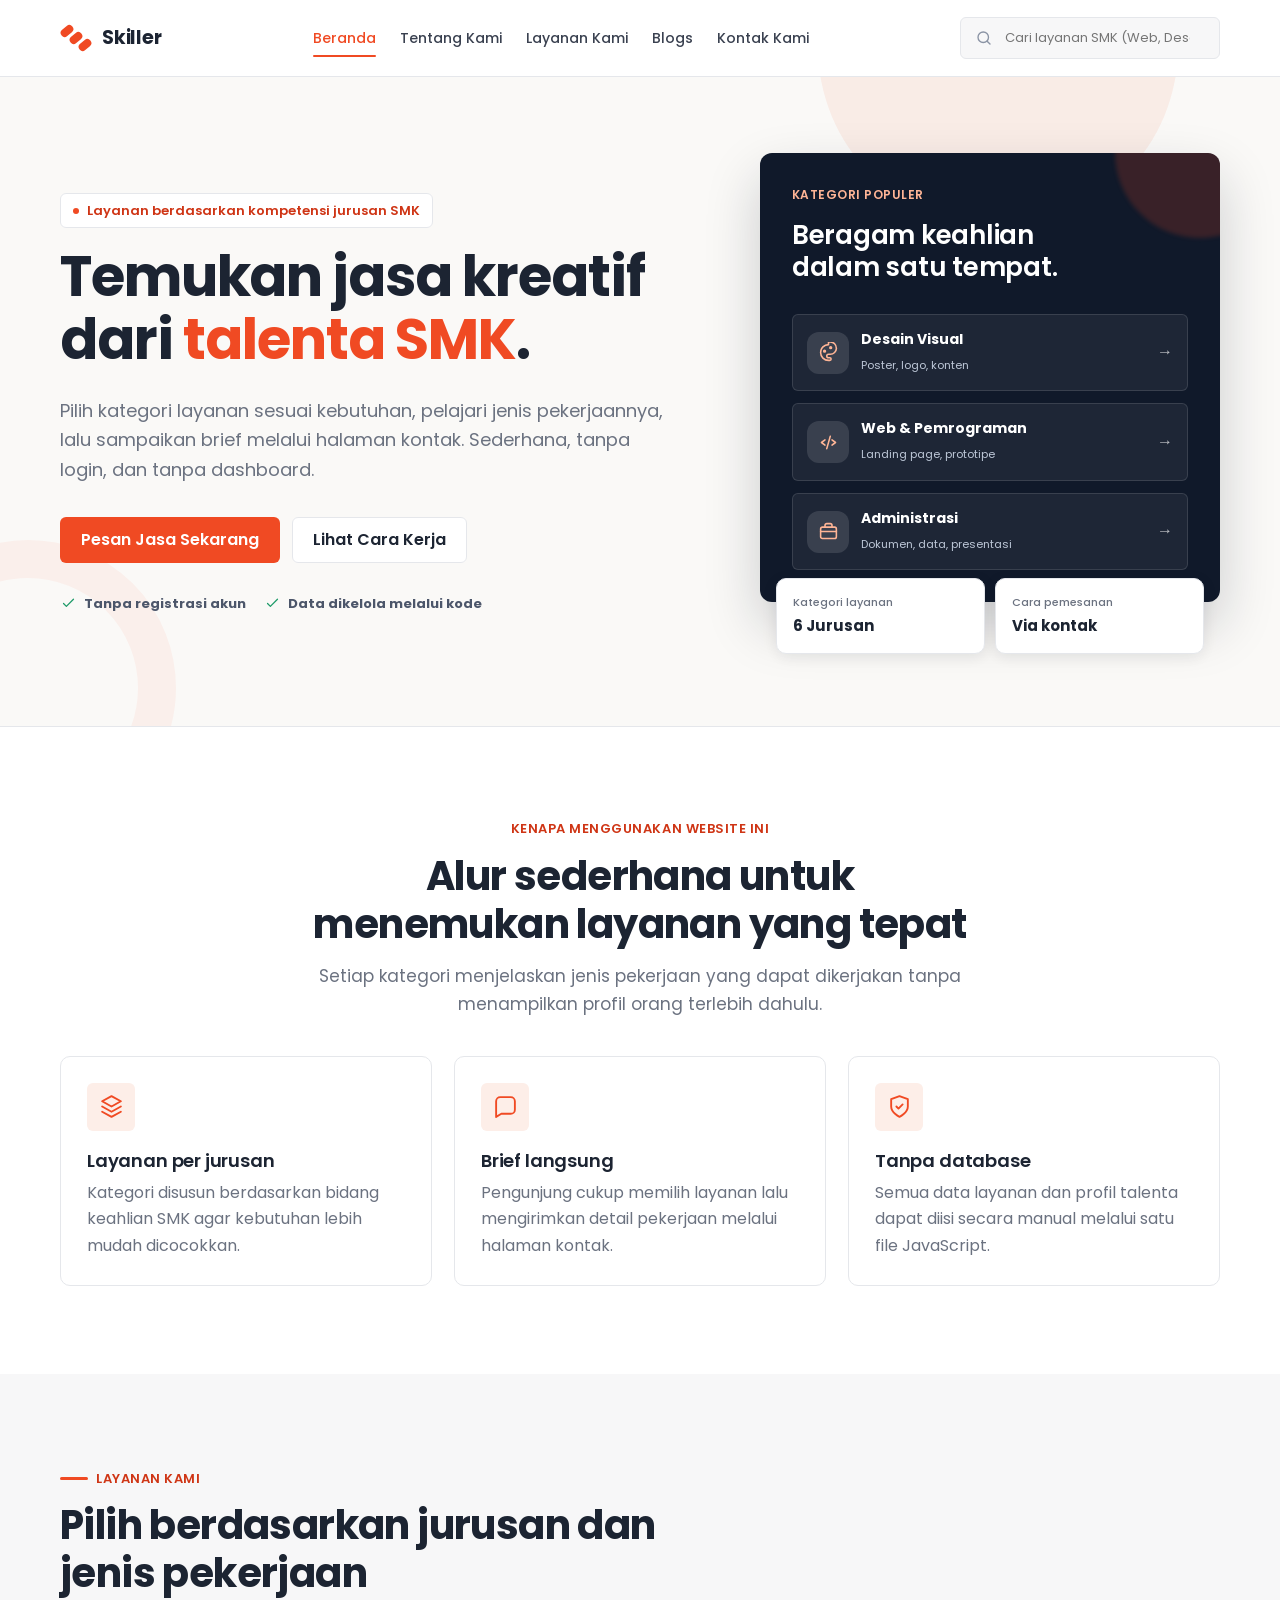
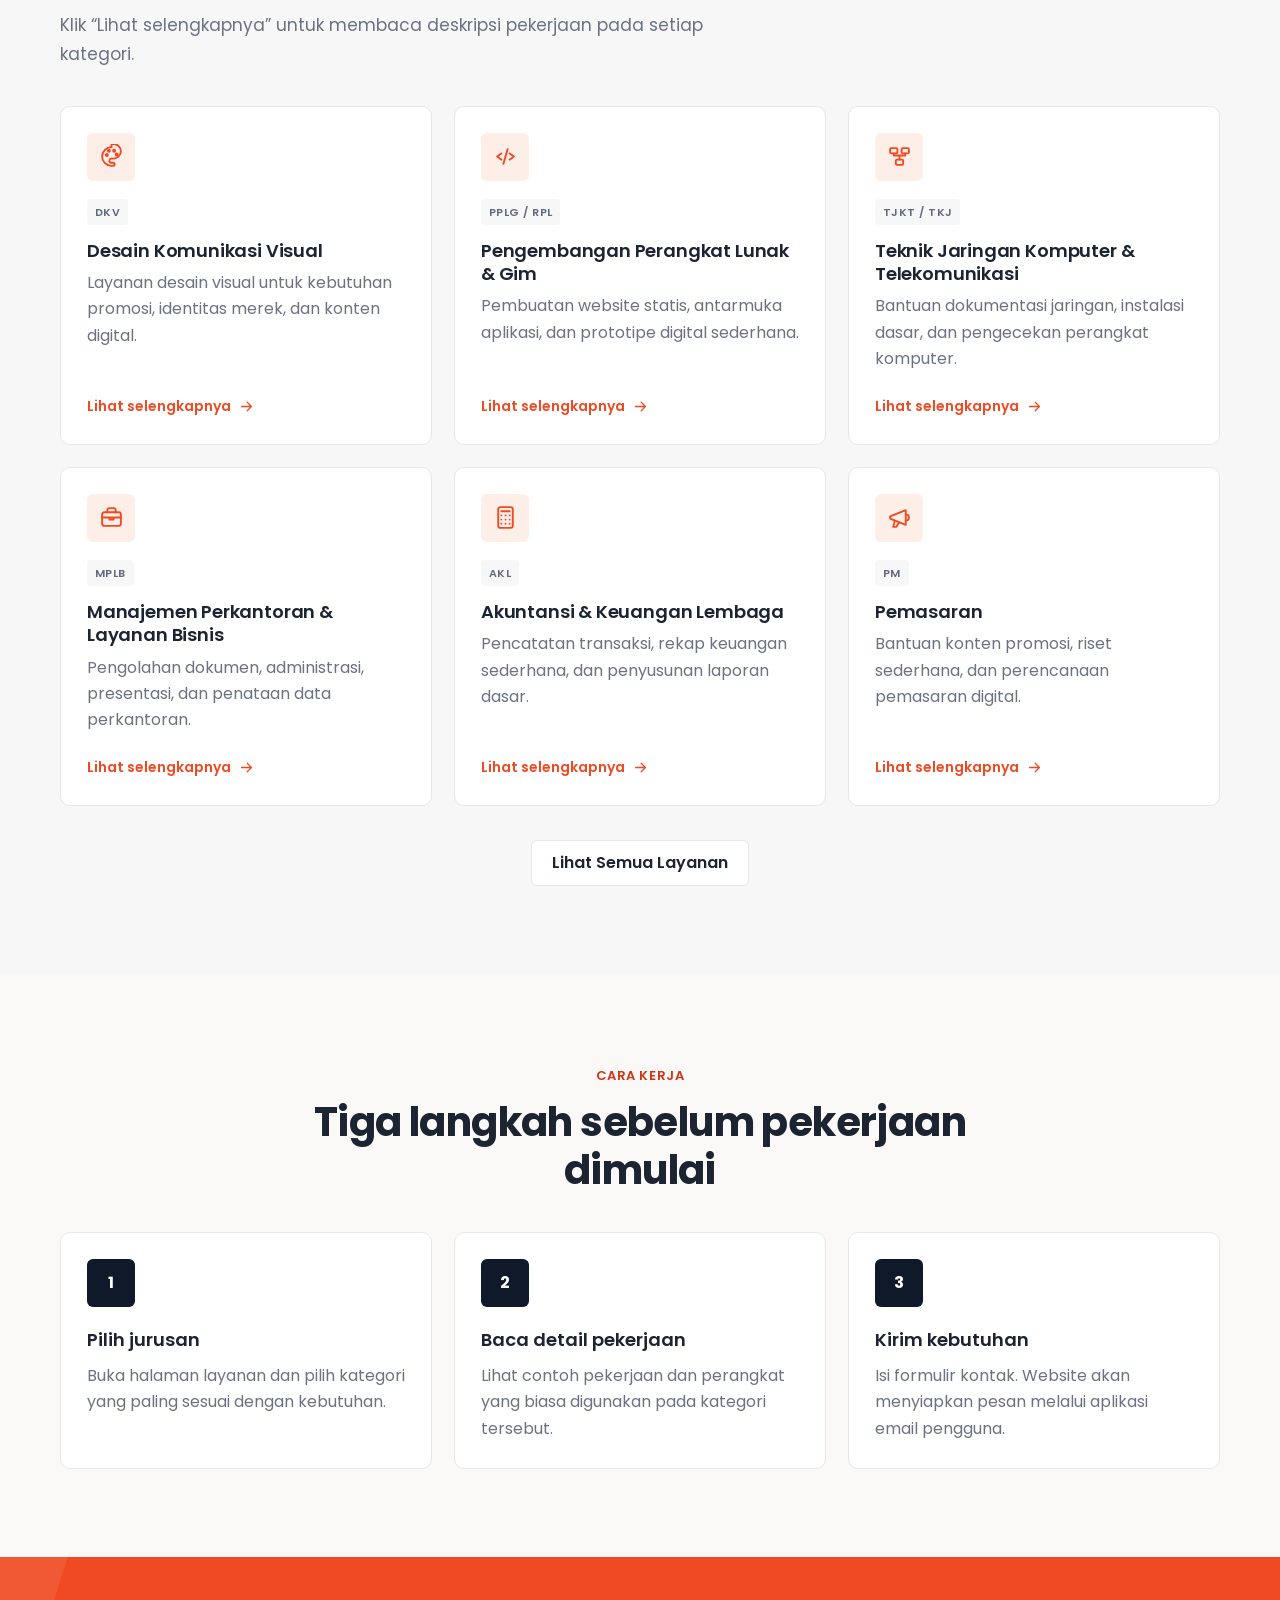
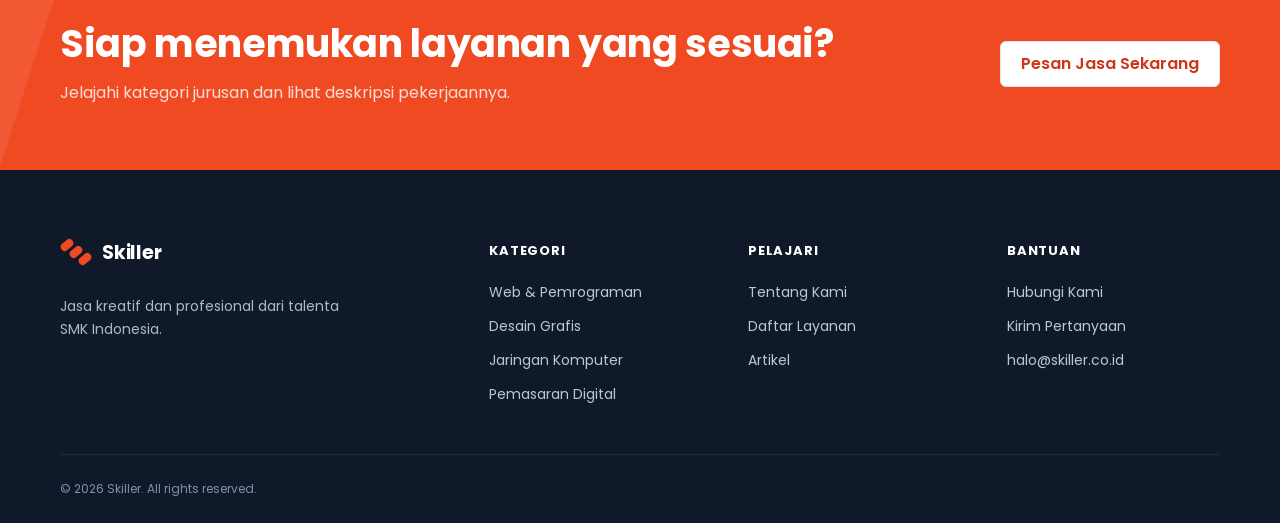
<file: index.html>
<!doctype html>
<html lang="id">
  <head>
    <meta charset="UTF-8" />
    <meta name="viewport" content="width=device-width, initial-scale=1.0" />
    <meta
      name="description"
      content="Website statis layanan kreatif dan profesional berdasarkan jurusan SMK."
    />
    <title>Skiller | Layanan Talenta SMK</title>
    <link rel="stylesheet" href="assets/css/style.css" />
    <link rel="icon" href="favicon.ico" sizes="any" />
      <link rel="manifest" href="/manifest.webmanifest" />
    <meta name="theme-color" content="#f0441e" />
    <link rel="apple-touch-icon" href="/assets/icons/apple-touch-icon.png" />
</head>
  <body data-page="home">
    <header id="site-header"></header>

    <main>
      <section class="hero">
        <div class="container hero-grid">
          <div class="hero-copy-wrap">
            <div class="hero-badge">
              <span class="hero-badge-dot"></span> Layanan berdasarkan
              kompetensi jurusan SMK
            </div>
            <h1 class="hero-title">
              Temukan jasa kreatif dari <strong>talenta SMK</strong>.
            </h1>
            <p class="hero-copy">
              Pilih kategori layanan sesuai kebutuhan, pelajari jenis
              pekerjaannya, lalu sampaikan brief melalui halaman kontak.
              Sederhana, tanpa login, dan tanpa dashboard.
            </p>
            <div class="hero-actions">
              <a class="btn btn-primary" href="layanan.html"
                >Pesan Jasa Sekarang</a
              >
              <a class="btn btn-outline" href="#cara-kerja">Lihat Cara Kerja</a>
            </div>
            <div class="hero-note">
              <span>
                <svg
                  viewBox="0 0 24 24"
                  fill="none"
                  stroke="currentColor"
                  stroke-width="1.8"
                  stroke-linecap="round"
                  stroke-linejoin="round"
                >
                  <path d="m5 12 4 4L19 6"></path>
                </svg>
                Tanpa registrasi akun
              </span>
              <span>
                <svg
                  viewBox="0 0 24 24"
                  fill="none"
                  stroke="currentColor"
                  stroke-width="1.8"
                  stroke-linecap="round"
                  stroke-linejoin="round"
                >
                  <path d="m5 12 4 4L19 6"></path>
                </svg>
                Data dikelola melalui kode
              </span>
            </div>
          </div>

          <div class="hero-visual" aria-label="Ilustrasi kategori layanan">
            <div class="visual-panel">
              <div class="visual-content">
                <p class="visual-kicker">Kategori populer</p>
                <h2 class="visual-title">
                  Beragam keahlian dalam satu tempat.
                </h2>
                <div class="visual-service-list">
                  <a class="visual-service" href="detail.html?id=dkv">
                    <span class="visual-service-icon">
                      <svg
                        viewBox="0 0 24 24"
                        fill="none"
                        stroke="currentColor"
                        stroke-width="1.8"
                        stroke-linecap="round"
                        stroke-linejoin="round"
                      >
                        <path
                          d="M12 3a9 9 0 1 0 0 18h1.5a1.5 1.5 0 0 0 0-3H12a2 2 0 0 1 0-4h2a7 7 0 0 0 0-14h-2Z"
                        ></path>
                        <circle cx="7.5" cy="10.5" r="1"></circle>
                        <circle cx="14.5" cy="6.5" r="1"></circle>
                      </svg>
                    </span>
                    <span
                      ><strong>Desain Visual</strong
                      ><small>Poster, logo, konten</small></span
                    >
                    <span class="visual-service-arrow">→</span>
                  </a>
                  <a class="visual-service" href="detail.html?id=pplg">
                    <span class="visual-service-icon">
                      <svg
                        viewBox="0 0 24 24"
                        fill="none"
                        stroke="currentColor"
                        stroke-width="1.8"
                        stroke-linecap="round"
                        stroke-linejoin="round"
                      >
                        <path d="m8 9-4 3 4 3M16 9l4 3-4 3M14 5l-4 14"></path>
                      </svg>
                    </span>
                    <span
                      ><strong>Web & Pemrograman</strong
                      ><small>Landing page, prototipe</small></span
                    >
                    <span class="visual-service-arrow">→</span>
                  </a>
                  <a class="visual-service" href="detail.html?id=mplb">
                    <span class="visual-service-icon">
                      <svg
                        viewBox="0 0 24 24"
                        fill="none"
                        stroke="currentColor"
                        stroke-width="1.8"
                        stroke-linecap="round"
                        stroke-linejoin="round"
                      >
                        <rect x="3" y="7" width="18" height="13" rx="2"></rect>
                        <path
                          d="M8 7V5a2 2 0 0 1 2-2h4a2 2 0 0 1 2 2v2M3 12h18"
                        ></path>
                      </svg>
                    </span>
                    <span
                      ><strong>Administrasi</strong
                      ><small>Dokumen, data, presentasi</small></span
                    >
                    <span class="visual-service-arrow">→</span>
                  </a>
                </div>
              </div>
            </div>
            <div class="hero-stats">
              <div class="hero-stat">
                <span class="hero-stat-label">Kategori layanan</span>
                <strong class="hero-stat-value">6 Jurusan</strong>
              </div>
              <div class="hero-stat">
                <span class="hero-stat-label">Cara pemesanan</span>
                <strong class="hero-stat-value">Via kontak</strong>
              </div>
            </div>
          </div>
        </div>
      </section>

      <section class="section">
        <div class="container">
          <div class="section-heading center">
            <span class="eyebrow">Kenapa menggunakan website ini</span>
            <h2 class="section-title">
              Alur sederhana untuk menemukan layanan yang tepat
            </h2>
            <p class="section-copy">
              Setiap kategori menjelaskan jenis pekerjaan yang dapat dikerjakan
              tanpa menampilkan profil orang terlebih dahulu.
            </p>
          </div>
          <div class="feature-grid">
            <article class="feature-card">
              <div class="feature-icon">
                <svg
                  viewBox="0 0 24 24"
                  fill="none"
                  stroke="currentColor"
                  stroke-width="1.8"
                  stroke-linecap="round"
                  stroke-linejoin="round"
                >
                  <path d="m12 2 9 5-9 5-9-5 9-5Z"></path>
                  <path d="m3 12 9 5 9-5M3 17l9 5 9-5"></path>
                </svg>
              </div>
              <h3>Layanan per jurusan</h3>
              <p>
                Kategori disusun berdasarkan bidang keahlian SMK agar kebutuhan
                lebih mudah dicocokkan.
              </p>
            </article>
            <article class="feature-card">
              <div class="feature-icon">
                <svg
                  viewBox="0 0 24 24"
                  fill="none"
                  stroke="currentColor"
                  stroke-width="1.8"
                  stroke-linecap="round"
                  stroke-linejoin="round"
                >
                  <path
                    d="M21 15a4 4 0 0 1-4 4H8l-5 3V7a4 4 0 0 1 4-4h10a4 4 0 0 1 4 4v8Z"
                  ></path>
                </svg>
              </div>
              <h3>Brief langsung</h3>
              <p>
                Pengunjung cukup memilih layanan lalu mengirimkan detail
                pekerjaan melalui halaman kontak.
              </p>
            </article>
            <article class="feature-card">
              <div class="feature-icon">
                <svg
                  viewBox="0 0 24 24"
                  fill="none"
                  stroke="currentColor"
                  stroke-width="1.8"
                  stroke-linecap="round"
                  stroke-linejoin="round"
                >
                  <path d="M12 22s8-4 8-10V5l-8-3-8 3v7c0 6 8 10 8 10Z"></path>
                  <path d="m9 12 2 2 4-4"></path>
                </svg>
              </div>
              <h3>Tanpa database</h3>
              <p>
                Semua data layanan dan profil talenta dapat diisi secara manual
                melalui satu file JavaScript.
              </p>
            </article>
          </div>
        </div>
      </section>

      <section class="section section-soft">
        <div class="container">
          <div class="section-heading">
            <span class="eyebrow">Layanan Kami</span>
            <h2 class="section-title">
              Pilih berdasarkan jurusan dan jenis pekerjaan
            </h2>
            <p class="section-copy">
              Klik “Lihat selengkapnya” untuk membaca deskripsi pekerjaan pada
              setiap kategori.
            </p>
          </div>
          <div class="service-grid" id="home-services"></div>
          <div style="margin-top: 34px; text-align: center">
            <a class="btn btn-outline" href="layanan.html"
              >Lihat Semua Layanan</a
            >
          </div>
        </div>
      </section>

      <section class="section section-cream" id="cara-kerja">
        <div class="container">
          <div class="section-heading center">
            <span class="eyebrow">Cara Kerja</span>
            <h2 class="section-title">
              Tiga langkah sebelum pekerjaan dimulai
            </h2>
          </div>
          <div class="step-grid">
            <article class="step-card">
              <div class="step-number">1</div>
              <h3>Pilih jurusan</h3>
              <p>
                Buka halaman layanan dan pilih kategori yang paling sesuai
                dengan kebutuhan.
              </p>
            </article>
            <article class="step-card">
              <div class="step-number">2</div>
              <h3>Baca detail pekerjaan</h3>
              <p>
                Lihat contoh pekerjaan dan perangkat yang biasa digunakan pada
                kategori tersebut.
              </p>
            </article>
            <article class="step-card">
              <div class="step-number">3</div>
              <h3>Kirim kebutuhan</h3>
              <p>
                Isi formulir kontak. Website akan menyiapkan pesan melalui
                aplikasi email pengguna.
              </p>
            </article>
          </div>
        </div>
      </section>

      <section class="cta-band">
        <div class="container cta-inner">
          <div class="cta-copy">
            <h2>Siap menemukan layanan yang sesuai?</h2>
            <p>Jelajahi kategori jurusan dan lihat deskripsi pekerjaannya.</p>
          </div>
          <a class="btn btn-light" href="layanan.html">Pesan Jasa Sekarang</a>
        </div>
      </section>
    </main>

    <footer id="site-footer"></footer>

    <script src="assets/js/data.js"></script>
    <script src="assets/js/app.js"></script>
  </body>
</html>
</file>
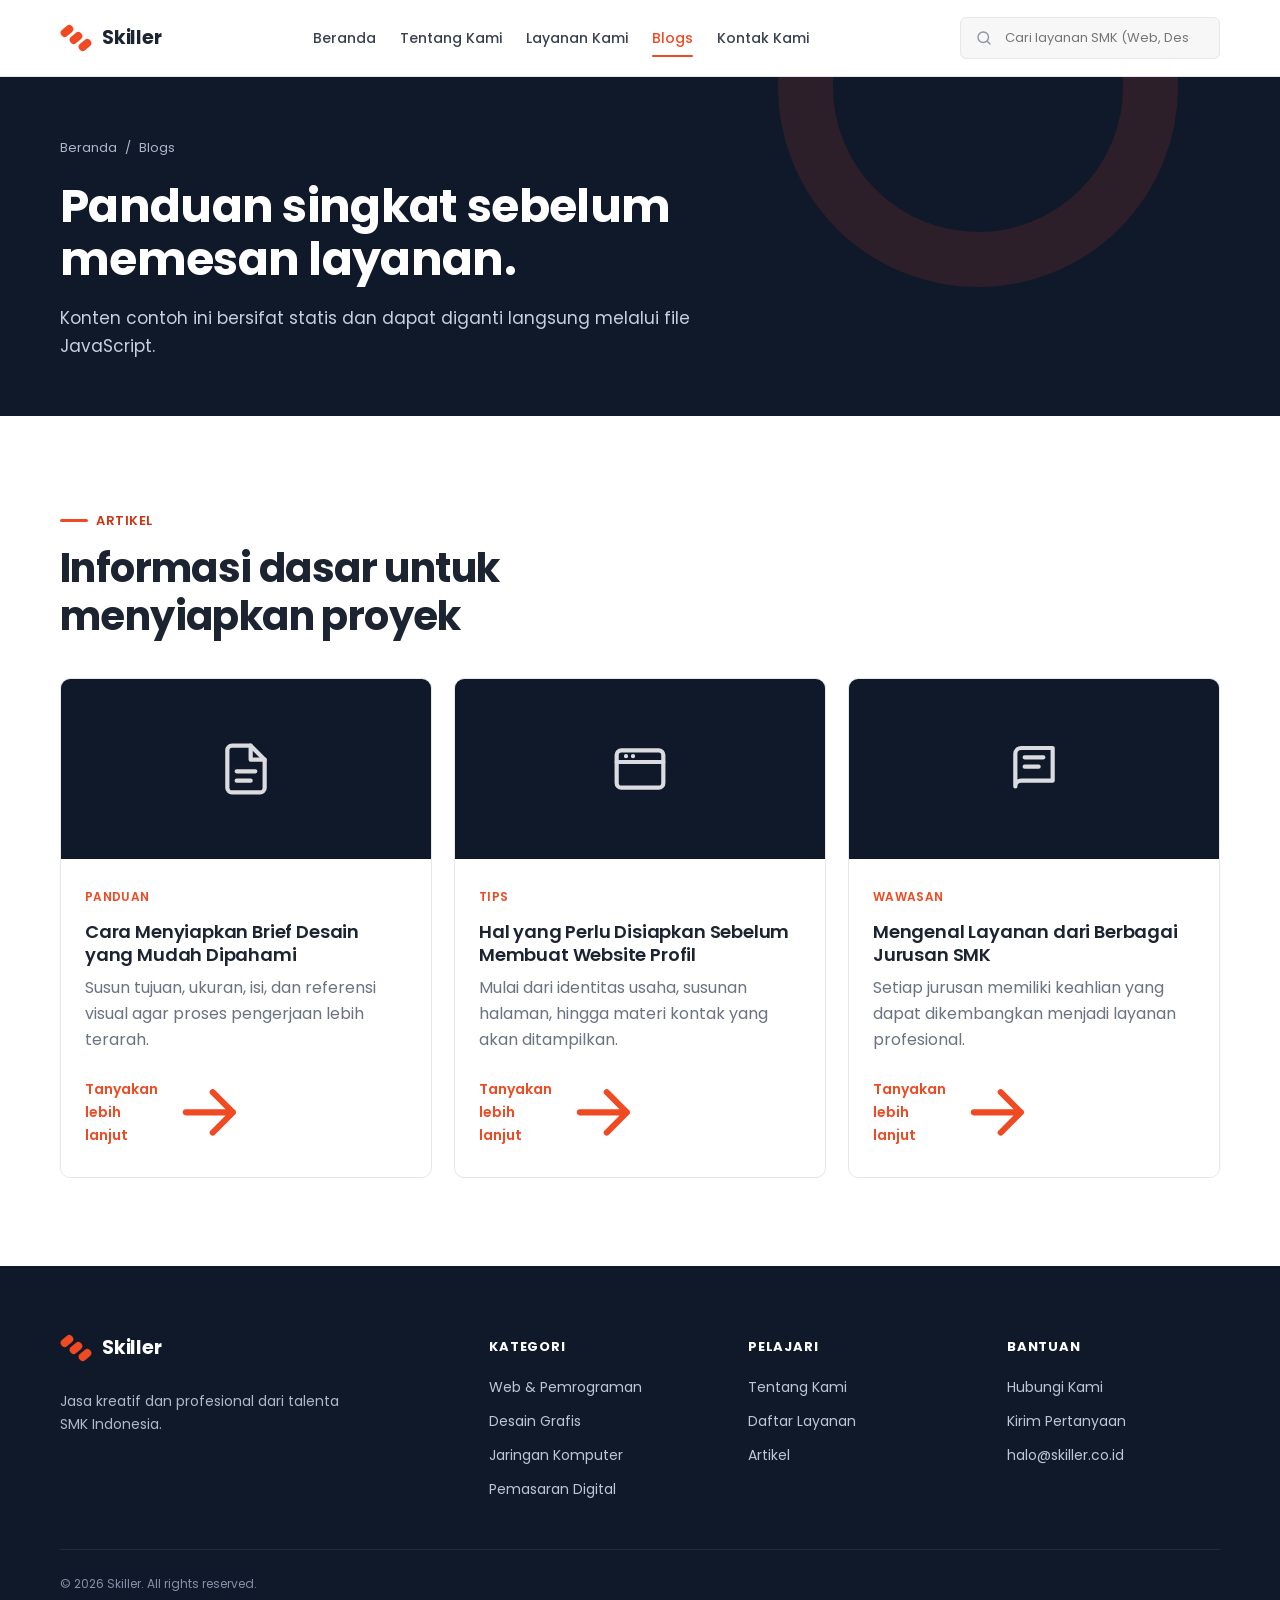
<file: blog.html>
<!DOCTYPE html>
<html lang="id">
<head>
  <meta charset="UTF-8" />
  <meta name="viewport" content="width=device-width, initial-scale=1.0" />
  <meta name="description" content="Artikel singkat seputar jasa kreatif dan kebutuhan proyek." />
  <title>Blogs | Skiller</title>
  <link rel="stylesheet" href="assets/css/style.css" />
  <link rel="icon" href="favicon.ico" sizes="any" />
    <link rel="manifest" href="/manifest.webmanifest" />
    <meta name="theme-color" content="#f0441e" />
    <link rel="apple-touch-icon" href="/assets/icons/apple-touch-icon.png" />
</head>
<body data-page="blog">
  <header id="site-header"></header>

  <main>
    <section class="page-hero">
      <div class="container">
        <div class="breadcrumb"><a href="index.html">Beranda</a><span>/</span><span>Blogs</span></div>
        <h1>Panduan singkat sebelum memesan layanan.</h1>
        <p>Konten contoh ini bersifat statis dan dapat diganti langsung melalui file JavaScript.</p>
      </div>
    </section>

    <section class="section">
      <div class="container">
        <div class="section-heading">
          <span class="eyebrow">Artikel</span>
          <h2 class="section-title">Informasi dasar untuk menyiapkan proyek</h2>
        </div>
        <div class="blog-grid" id="blog-grid"></div>
      </div>
    </section>
  </main>

  <footer id="site-footer"></footer>
  <script src="assets/js/data.js"></script>
  <script src="assets/js/app.js"></script>
</body>
</html>
</file>
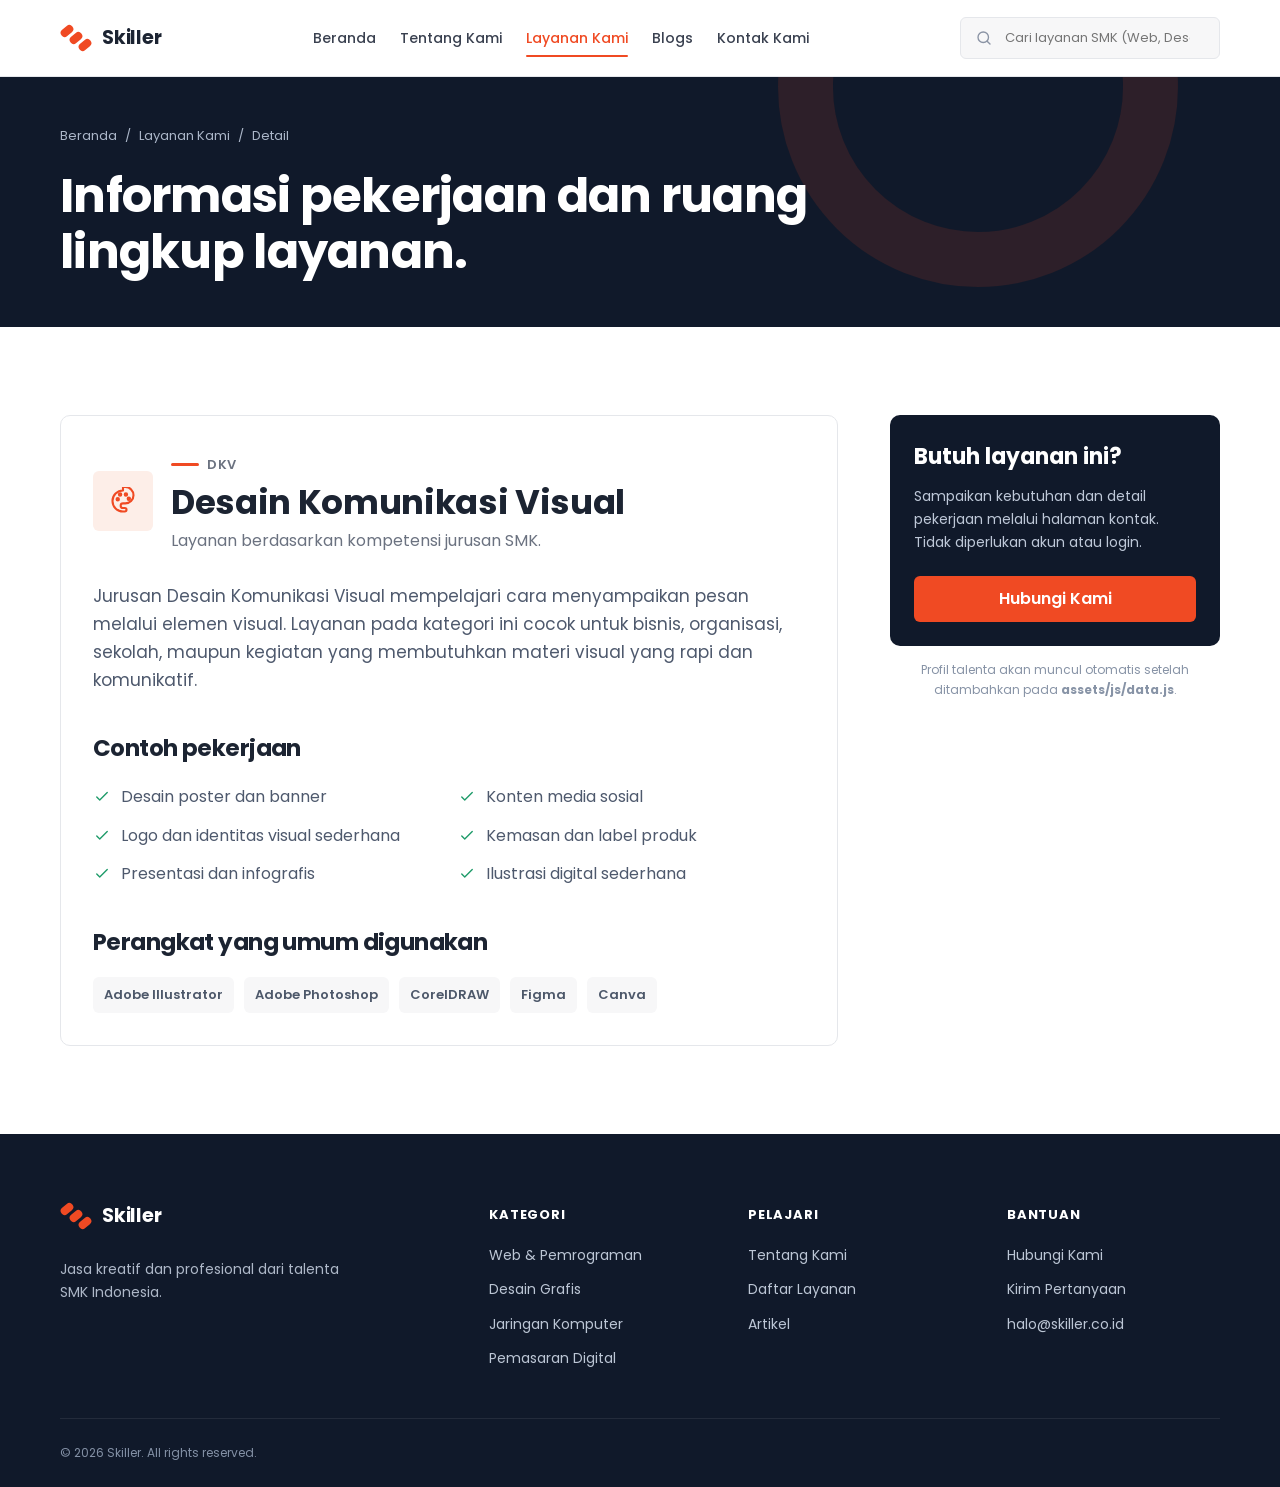
<file: detail.html>
<!DOCTYPE html>
<html lang="id">
<head>
  <meta charset="UTF-8" />
  <meta name="viewport" content="width=device-width, initial-scale=1.0" />
  <meta name="description" content="Detail layanan berdasarkan kompetensi jurusan SMK." />
  <title>Detail Layanan | Skiller</title>
  <link rel="stylesheet" href="assets/css/style.css" />
  <link rel="icon" href="favicon.ico" sizes="any" />
    <link rel="manifest" href="/manifest.webmanifest" />
    <meta name="theme-color" content="#f0441e" />
    <link rel="apple-touch-icon" href="/assets/icons/apple-touch-icon.png" />
</head>
<body data-page="services">
  <header id="site-header"></header>

  <main>
    <section class="page-hero" style="padding-top: 48px; padding-bottom: 48px;">
      <div class="container">
        <div class="breadcrumb"><a href="index.html">Beranda</a><span>/</span><a href="layanan.html">Layanan Kami</a><span>/</span><span>Detail</span></div>
        <h1 style="font-size: clamp(32px, 5vw, 48px);">Informasi pekerjaan dan ruang lingkup layanan.</h1>
      </div>
    </section>

    <section class="section">
      <div class="container" id="service-detail"></div>
    </section>
  </main>

  <footer id="site-footer"></footer>
  <script src="assets/js/data.js"></script>
  <script src="assets/js/app.js"></script>
</body>
</html>
</file>
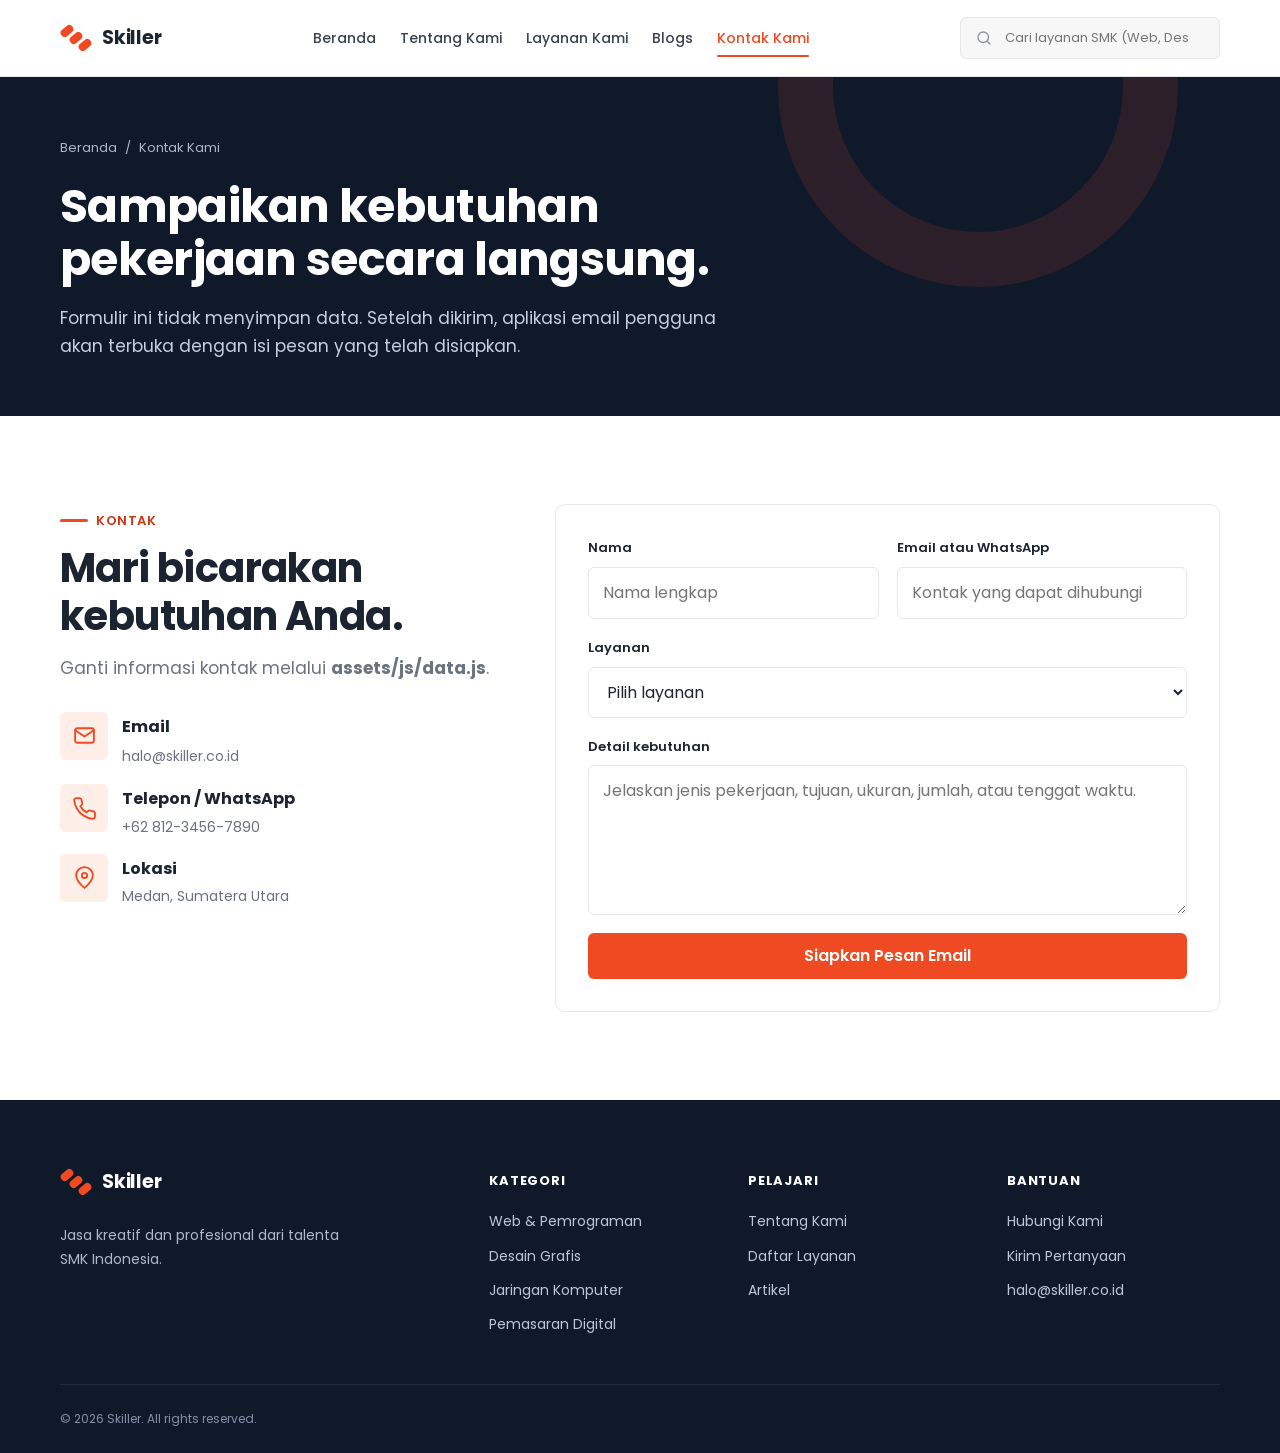
<file: kontak.html>
<!DOCTYPE html>
<html lang="id">
<head>
  <meta charset="UTF-8" />
  <meta name="viewport" content="width=device-width, initial-scale=1.0" />
  <meta name="description" content="Hubungi pengelola untuk menyampaikan kebutuhan layanan." />
  <title>Kontak Kami | Skiller</title>
  <link rel="stylesheet" href="assets/css/style.css" />
  <link rel="icon" href="favicon.ico" sizes="any" />
    <link rel="manifest" href="/manifest.webmanifest" />
    <meta name="theme-color" content="#f0441e" />
    <link rel="apple-touch-icon" href="/assets/icons/apple-touch-icon.png" />
</head>
<body data-page="contact">
  <header id="site-header"></header>

  <main>
    <section class="page-hero">
      <div class="container">
        <div class="breadcrumb"><a href="index.html">Beranda</a><span>/</span><span>Kontak Kami</span></div>
        <h1>Sampaikan kebutuhan pekerjaan secara langsung.</h1>
        <p>Formulir ini tidak menyimpan data. Setelah dikirim, aplikasi email pengguna akan terbuka dengan isi pesan yang telah disiapkan.</p>
      </div>
    </section>

    <section class="section" id="form-kontak">
      <div class="container contact-layout">
        <div>
          <span class="eyebrow">Kontak</span>
          <h2 class="section-title">Mari bicarakan kebutuhan Anda.</h2>
          <p class="section-copy">Ganti informasi kontak melalui <strong>assets/js/data.js</strong>.</p>

          <div class="contact-list">
            <div class="contact-item">
              <div class="contact-icon">
                <svg viewBox="0 0 24 24" fill="none" stroke="currentColor" stroke-width="1.8" stroke-linecap="round" stroke-linejoin="round"><rect x="3" y="5" width="18" height="14" rx="2"></rect><path d="m3 7 9 6 9-6"></path></svg>
              </div>
              <div><h3>Email</h3><a data-email href="#"></a></div>
            </div>
            <div class="contact-item">
              <div class="contact-icon">
                <svg viewBox="0 0 24 24" fill="none" stroke="currentColor" stroke-width="1.8" stroke-linecap="round" stroke-linejoin="round"><path d="M22 16.92v3a2 2 0 0 1-2.18 2 19.8 19.8 0 0 1-8.63-3.07 19.5 19.5 0 0 1-6-6A19.8 19.8 0 0 1 2.12 4.18 2 2 0 0 1 4.11 2h3a2 2 0 0 1 2 1.72c.12.9.34 1.78.65 2.62a2 2 0 0 1-.45 2.11L8 9.76a16 16 0 0 0 6 6l1.31-1.31a2 2 0 0 1 2.11-.45c.84.31 1.72.53 2.62.65A2 2 0 0 1 22 16.92Z"></path></svg>
              </div>
              <div><h3>Telepon / WhatsApp</h3><p data-phone></p></div>
            </div>
            <div class="contact-item">
              <div class="contact-icon">
                <svg viewBox="0 0 24 24" fill="none" stroke="currentColor" stroke-width="1.8" stroke-linecap="round" stroke-linejoin="round"><path d="M20 10c0 5-8 12-8 12S4 15 4 10a8 8 0 1 1 16 0Z"></path><circle cx="12" cy="10" r="2.5"></circle></svg>
              </div>
              <div><h3>Lokasi</h3><p data-address></p></div>
            </div>
          </div>
        </div>

        <div class="form-card">
          <form id="contact-form">
            <div class="form-grid">
              <div class="form-field">
                <label for="nama">Nama</label>
                <input id="nama" name="nama" type="text" placeholder="Nama lengkap" required />
              </div>
              <div class="form-field">
                <label for="kontak">Email atau WhatsApp</label>
                <input id="kontak" name="kontak" type="text" placeholder="Kontak yang dapat dihubungi" required />
              </div>
              <div class="form-field full">
                <label for="layanan">Layanan</label>
                <select id="layanan" name="layanan"></select>
              </div>
              <div class="form-field full">
                <label for="pesan">Detail kebutuhan</label>
                <textarea id="pesan" name="pesan" placeholder="Jelaskan jenis pekerjaan, tujuan, ukuran, jumlah, atau tenggat waktu." required></textarea>
              </div>
              <div class="form-field full">
                <button class="btn btn-primary" type="submit">Siapkan Pesan Email</button>
              </div>
            </div>
            <p class="form-status" id="form-status">Pesan telah disiapkan. Silakan lanjutkan melalui aplikasi email yang terbuka.</p>
          </form>
        </div>
      </div>
    </section>
  </main>

  <footer id="site-footer"></footer>
  <script src="assets/js/data.js"></script>
  <script src="assets/js/app.js"></script>
</body>
</html>
</file>
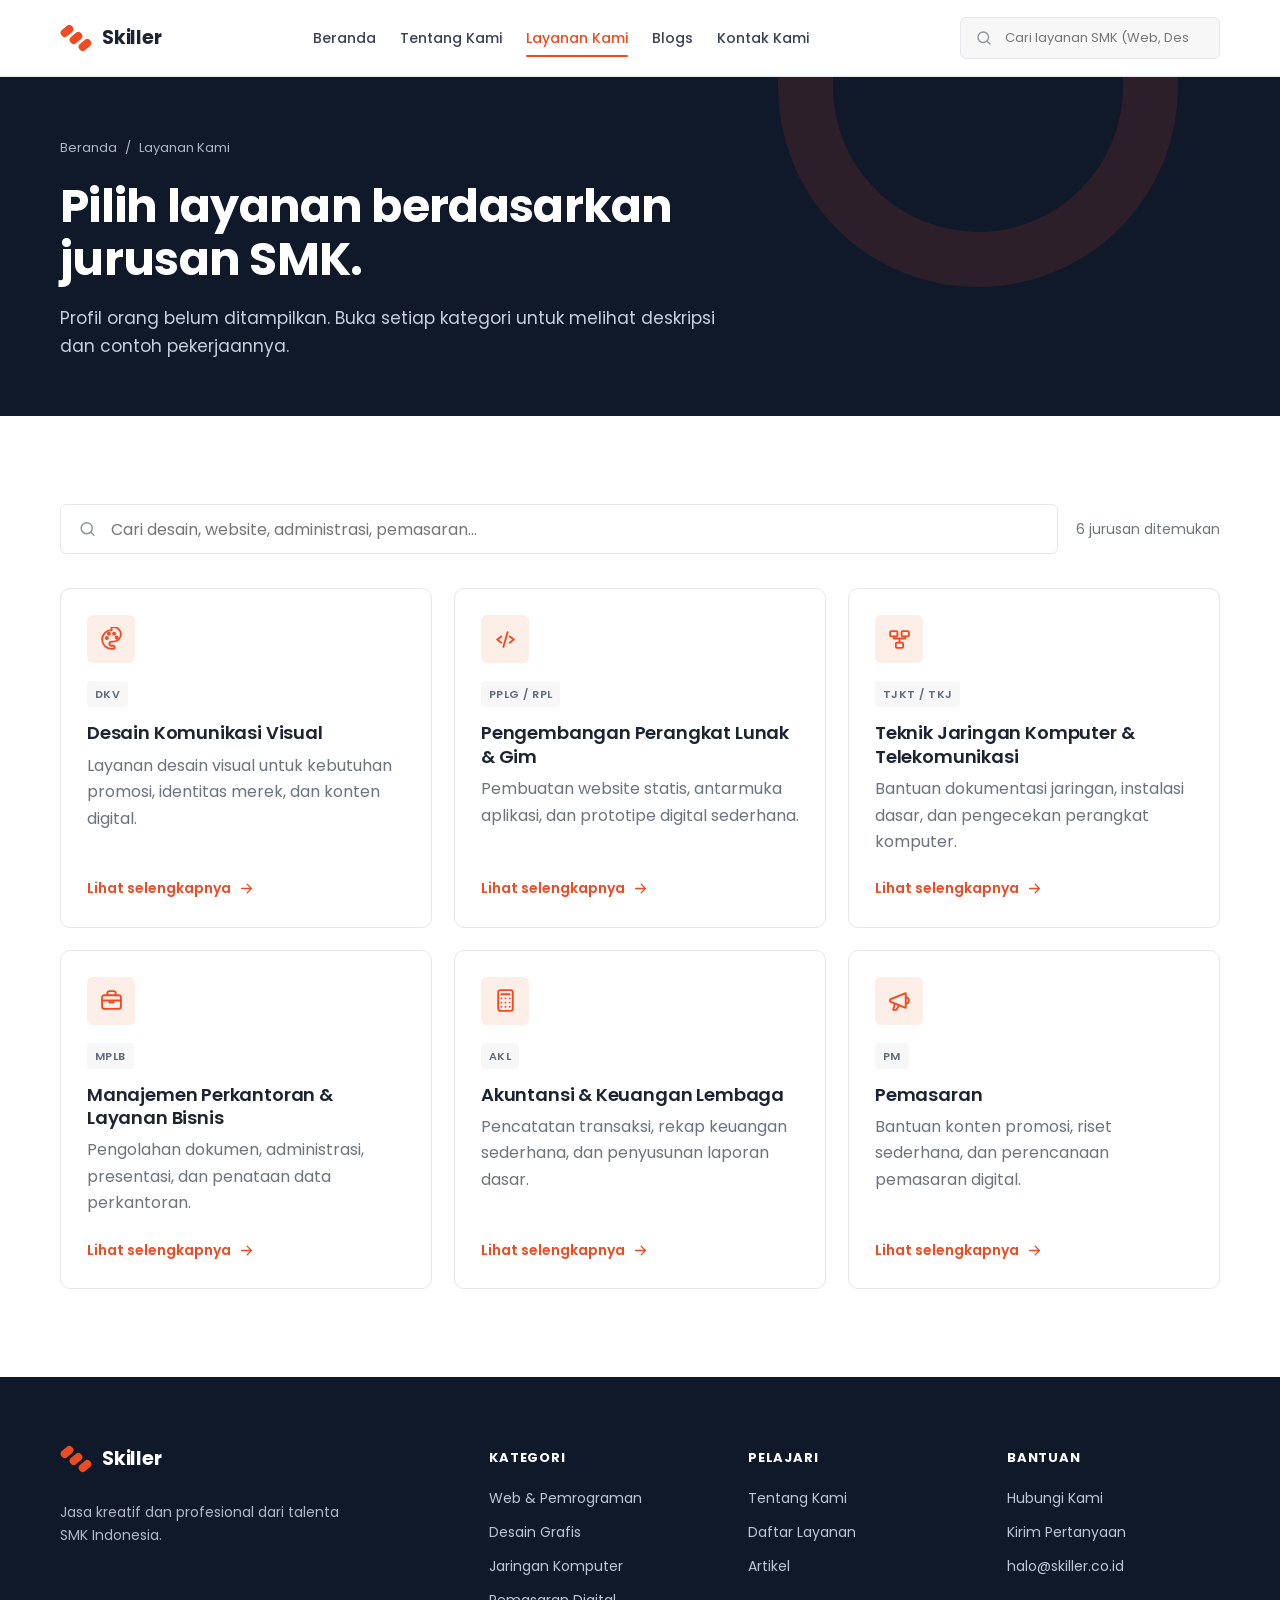
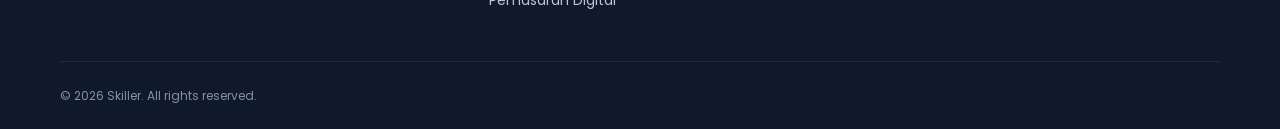
<file: layanan.html>
<!DOCTYPE html>
<html lang="id">
<head>
  <meta charset="UTF-8" />
  <meta name="viewport" content="width=device-width, initial-scale=1.0" />
  <meta name="description" content="Daftar layanan berdasarkan jurusan SMK." />
  <title>Layanan Kami | Skiller</title>
  <link rel="stylesheet" href="assets/css/style.css" />
  <link rel="icon" href="favicon.ico" sizes="any" />
    <link rel="manifest" href="/manifest.webmanifest" />
    <meta name="theme-color" content="#f0441e" />
    <link rel="apple-touch-icon" href="/assets/icons/apple-touch-icon.png" />
</head>
<body data-page="services">
  <header id="site-header"></header>

  <main>
    <section class="page-hero">
      <div class="container">
        <div class="breadcrumb"><a href="index.html">Beranda</a><span>/</span><span>Layanan Kami</span></div>
        <h1>Pilih layanan berdasarkan jurusan SMK.</h1>
        <p>Profil orang belum ditampilkan. Buka setiap kategori untuk melihat deskripsi dan contoh pekerjaannya.</p>
      </div>
    </section>

    <section class="section">
      <div class="container">
        <div class="service-toolbar">
          <div class="service-search">
            <svg viewBox="0 0 24 24" fill="none" stroke="currentColor" stroke-width="1.8" stroke-linecap="round" stroke-linejoin="round"><circle cx="11" cy="11" r="7"></circle><path d="m20 20-3.8-3.8"></path></svg>
            <input id="service-search" type="search" placeholder="Cari desain, website, administrasi, pemasaran..." aria-label="Cari layanan" />
          </div>
          <span class="service-count" id="service-count"></span>
        </div>
        <div class="service-grid" id="services-grid"></div>
      </div>
    </section>
  </main>

  <footer id="site-footer"></footer>
  <script src="assets/js/data.js"></script>
  <script src="assets/js/app.js"></script>
</body>
</html>
</file>
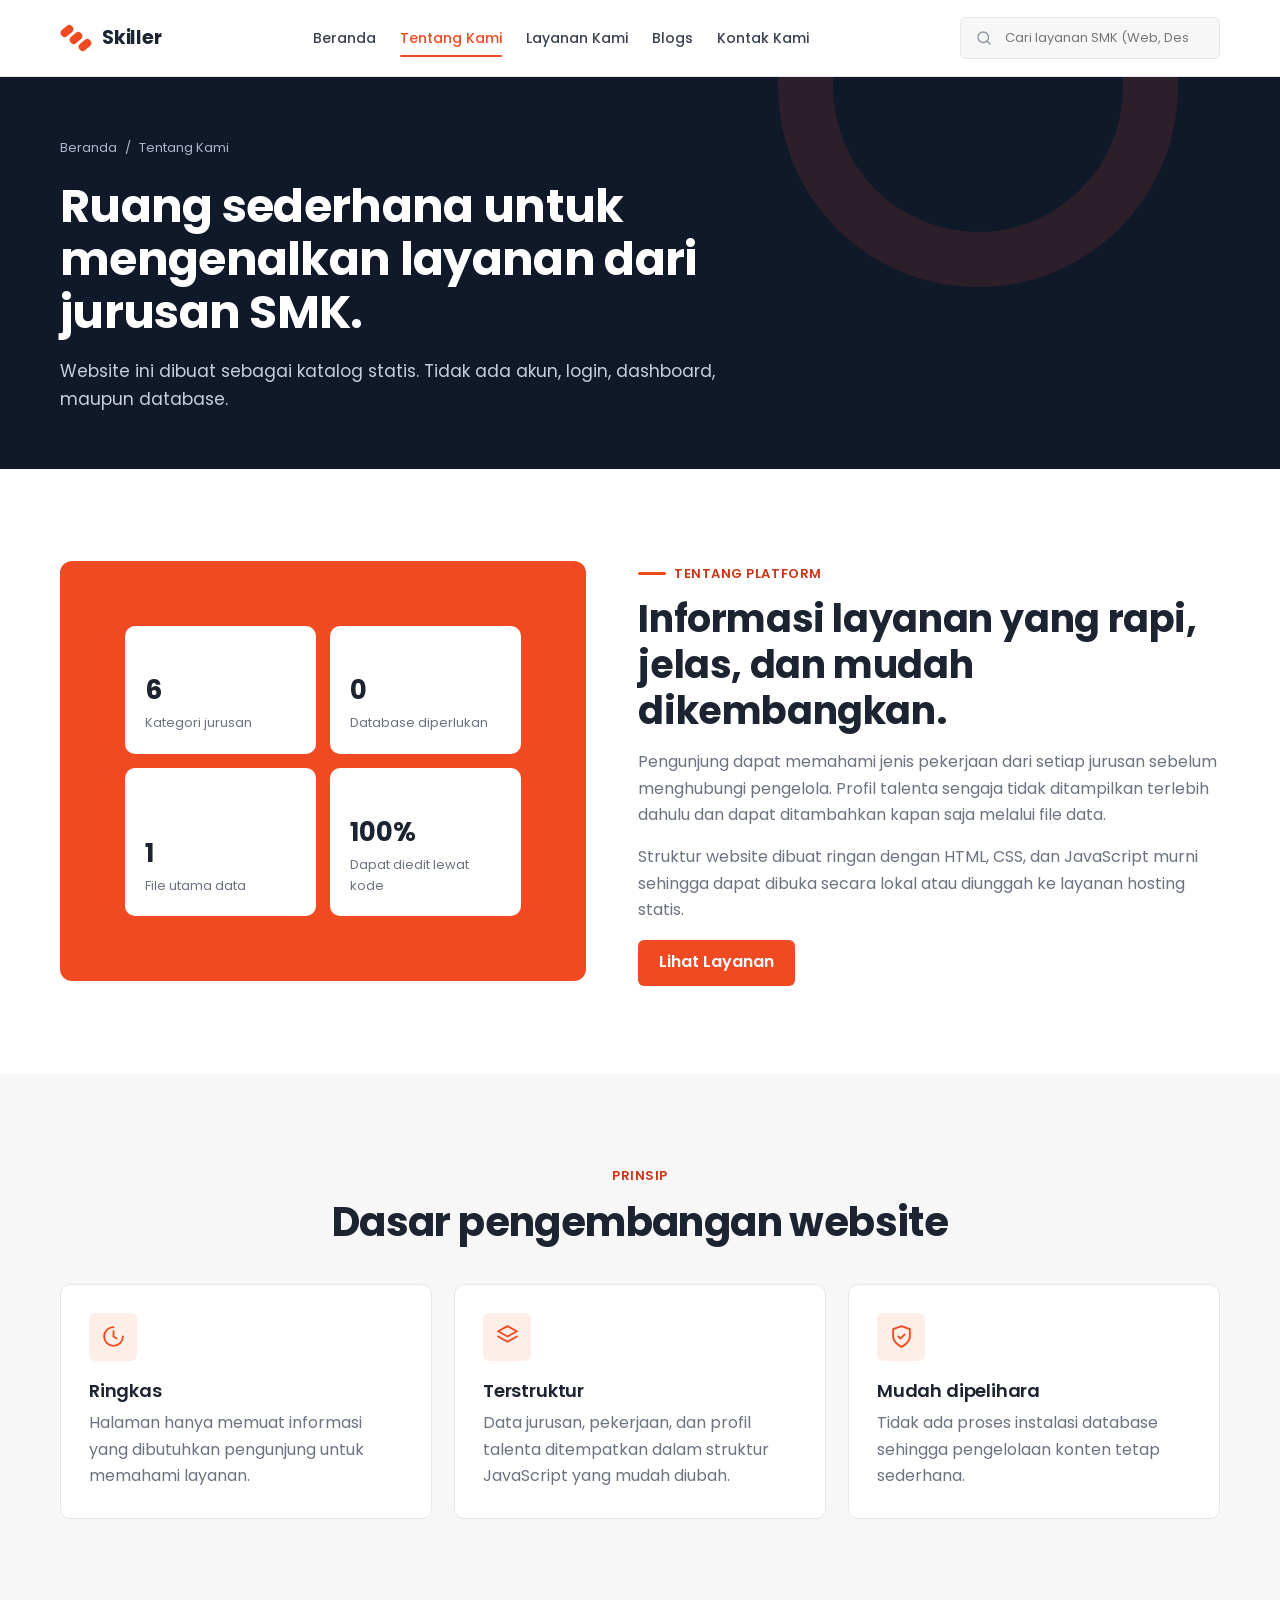
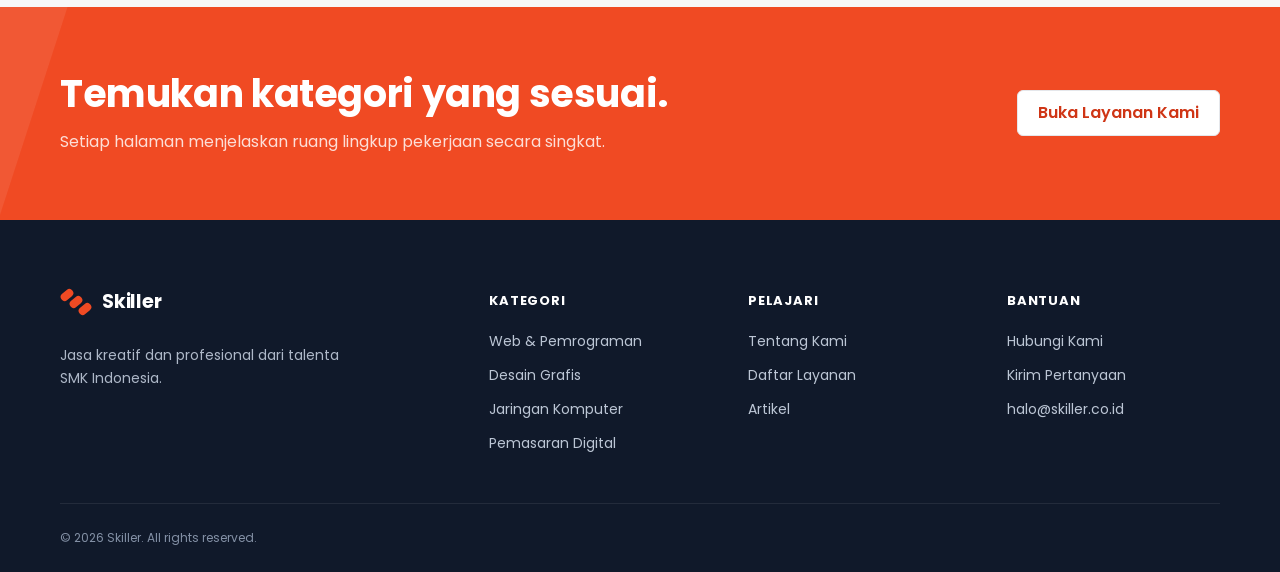
<file: tentang.html>
<!DOCTYPE html>
<html lang="id">
<head>
  <meta charset="UTF-8" />
  <meta name="viewport" content="width=device-width, initial-scale=1.0" />
  <meta name="description" content="Tentang platform statis layanan talenta SMK." />
  <title>Tentang Kami | Skiller</title>
  <link rel="stylesheet" href="assets/css/style.css" />
  <link rel="icon" href="favicon.ico" sizes="any" />
    <link rel="manifest" href="/manifest.webmanifest" />
    <meta name="theme-color" content="#f0441e" />
    <link rel="apple-touch-icon" href="/assets/icons/apple-touch-icon.png" />
</head>
<body data-page="about">
  <header id="site-header"></header>

  <main>
    <section class="page-hero">
      <div class="container">
        <div class="breadcrumb"><a href="index.html">Beranda</a><span>/</span><span>Tentang Kami</span></div>
        <h1>Ruang sederhana untuk mengenalkan layanan dari jurusan SMK.</h1>
        <p>Website ini dibuat sebagai katalog statis. Tidak ada akun, login, dashboard, maupun database.</p>
      </div>
    </section>

    <section class="section">
      <div class="container about-split">
        <div class="about-visual" aria-hidden="true">
          <div class="about-visual-grid">
            <div class="about-visual-card"><strong>6</strong><span>Kategori jurusan</span></div>
            <div class="about-visual-card"><strong>0</strong><span>Database diperlukan</span></div>
            <div class="about-visual-card"><strong>1</strong><span>File utama data</span></div>
            <div class="about-visual-card"><strong>100%</strong><span>Dapat diedit lewat kode</span></div>
          </div>
        </div>
        <div class="about-copy">
          <span class="eyebrow">Tentang platform</span>
          <h2>Informasi layanan yang rapi, jelas, dan mudah dikembangkan.</h2>
          <p>
            Pengunjung dapat memahami jenis pekerjaan dari setiap jurusan sebelum menghubungi pengelola. Profil talenta sengaja tidak ditampilkan terlebih dahulu dan dapat ditambahkan kapan saja melalui file data.
          </p>
          <p>
            Struktur website dibuat ringan dengan HTML, CSS, dan JavaScript murni sehingga dapat dibuka secara lokal atau diunggah ke layanan hosting statis.
          </p>
          <a class="btn btn-primary" href="layanan.html">Lihat Layanan</a>
        </div>
      </div>
    </section>

    <section class="section section-soft">
      <div class="container">
        <div class="section-heading center">
          <span class="eyebrow">Prinsip</span>
          <h2 class="section-title">Dasar pengembangan website</h2>
        </div>
        <div class="value-grid">
          <article class="value-card">
            <div class="value-icon">
              <svg viewBox="0 0 24 24" fill="none" stroke="currentColor" stroke-width="1.8" stroke-linecap="round" stroke-linejoin="round"><path d="M12 3a9 9 0 1 0 9 9"></path><path d="M12 7v5l3 2"></path></svg>
            </div>
            <h3>Ringkas</h3>
            <p>Halaman hanya memuat informasi yang dibutuhkan pengunjung untuk memahami layanan.</p>
          </article>
          <article class="value-card">
            <div class="value-icon">
              <svg viewBox="0 0 24 24" fill="none" stroke="currentColor" stroke-width="1.8" stroke-linecap="round" stroke-linejoin="round"><path d="m12 2 9 5-9 5-9-5 9-5Z"></path><path d="m3 12 9 5 9-5"></path></svg>
            </div>
            <h3>Terstruktur</h3>
            <p>Data jurusan, pekerjaan, dan profil talenta ditempatkan dalam struktur JavaScript yang mudah diubah.</p>
          </article>
          <article class="value-card">
            <div class="value-icon">
              <svg viewBox="0 0 24 24" fill="none" stroke="currentColor" stroke-width="1.8" stroke-linecap="round" stroke-linejoin="round"><path d="M12 22s8-4 8-10V5l-8-3-8 3v7c0 6 8 10 8 10Z"></path><path d="m9 12 2 2 4-4"></path></svg>
            </div>
            <h3>Mudah dipelihara</h3>
            <p>Tidak ada proses instalasi database sehingga pengelolaan konten tetap sederhana.</p>
          </article>
        </div>
      </div>
    </section>

    <section class="cta-band">
      <div class="container cta-inner">
        <div class="cta-copy">
          <h2>Temukan kategori yang sesuai.</h2>
          <p>Setiap halaman menjelaskan ruang lingkup pekerjaan secara singkat.</p>
        </div>
        <a class="btn btn-light" href="layanan.html">Buka Layanan Kami</a>
      </div>
    </section>
  </main>

  <footer id="site-footer"></footer>
  <script src="assets/js/data.js"></script>
  <script src="assets/js/app.js"></script>
</body>
</html>
</file>
<file: assets/css/style.css>
@import url("https://fonts.googleapis.com/css2?family=Jost:ital,wght@0,100..900;1,100..900&family=Montserrat:ital,wght@0,100..900;1,100..900&family=Poppins:ital,wght@0,100;0,200;0,300;0,400;0,500;0,600;0,700;0,800;0,900;1,100;1,200;1,300;1,400;1,500;1,600;1,700;1,800;1,900&display=swap");
:root {
  --primary: #f04a23;
  --primary-dark: #cf3515;
  --primary-soft: #fdeee8;
  --navy: #10192a;
  --navy-soft: #1b2940;
  --text: #1c2432;
  --muted: #6b7280;
  --line: #e5e7eb;
  --surface: #ffffff;
  --surface-soft: #f7f7f8;
  --cream: #faf9f7;
  --success: #1e9b69;
  --shadow-sm: 0 1px 2px rgba(16, 24, 40, 0.06);
  --shadow-md: 0 4px 16px rgba(16, 24, 40, 0.08);
  --radius-sm: 6px;
  --radius-md: 10px;
  --radius-lg: 12px;
  --container: 1160px;
}

* {
  box-sizing: border-box;
}

html {
  scroll-behavior: smooth;
}

body {
  margin: 0;
  font-family: "poppins", sans-serif;
  color: var(--text);
  background: var(--surface);
  line-height: 1.65;
}

body.menu-open {
  overflow: hidden;
}

a {
  color: inherit;
  text-decoration: none;
}

button,
input,
textarea,
select {
  font: inherit;
}

img,
svg {
  display: block;
  max-width: 100%;
}

.container {
  width: min(calc(100% - 40px), var(--container));
  margin-inline: auto;
}

.section {
  padding: 88px 0;
}

.section-soft {
  background: var(--surface-soft);
}

.section-cream {
  background: var(--cream);
}

.eyebrow {
  display: inline-flex;
  align-items: center;
  gap: 8px;
  margin-bottom: 12px;
  color: var(--primary-dark);
  font-size: 13px;
  font-weight: 600;
  letter-spacing: 0.04em;
  text-transform: uppercase;
}

.eyebrow::before {
  content: "";
  width: 28px;
  height: 3px;
  border-radius: 99px;
  background: var(--primary);
}

.section-heading {
  max-width: 680px;
  margin-bottom: 38px;
}

.section-heading.center {
  margin-inline: auto;
  text-align: center;
}

.section-heading.center .eyebrow::before {
  display: none;
}

.section-title {
  margin: 0;
  font-size: clamp(28px, 3.4vw, 40px);
  font-weight: 650;
  line-height: 1.2;
  letter-spacing: -0.015em;
}

.section-copy {
  margin: 14px 0 0;
  color: var(--muted);
  font-size: 17px;
}

/* Header */
.site-header {
  position: sticky;
  top: 0;
  z-index: 1000;
  border-bottom: 1px solid var(--line);
  background: var(--surface);
}

.header-inner {
  min-height: 76px;
  display: grid;
  grid-template-columns: auto 1fr auto;
  align-items: center;
  gap: 26px;
}

.header-actions {
  display: flex;
  align-items: center;
  gap: 12px;
}

.brand {
  display: inline-flex;
  align-items: center;
  gap: 10px;
  font-size: 19px;
  font-weight: 650;
  letter-spacing: -0.01em;
  white-space: nowrap;
}

.brand-mark {
  position: relative;
  width: 32px;
  height: 32px;
}

.brand-mark span {
  position: absolute;
  width: 14px;
  height: 8px;
  border-radius: 999px;
  background: var(--primary);
  transform: rotate(-40deg);
}

.brand-mark span:nth-child(1) {
  left: 0;
  top: 5px;
}

.brand-mark span:nth-child(2) {
  left: 9px;
  top: 12px;
}

.brand-mark span:nth-child(3) {
  left: 18px;
  top: 19px;
}

.brand-accent {
  color: var(--primary);
}

.nav-list {
  display: flex;
  align-items: center;
  justify-content: center;
  gap: 24px;
  margin: 0;
  padding: 0;
  list-style: none;
}

.nav-link {
  position: relative;
  padding: 26px 0;
  color: #3a4150;
  font-size: 14px;
  font-weight: 500;
  white-space: nowrap;
}

.nav-link::after {
  content: "";
  position: absolute;
  left: 0;
  right: 0;
  bottom: 17px;
  height: 2px;
  border-radius: 99px;
  background: var(--primary);
  transform: scaleX(0);
  transition: transform 180ms ease;
}

.nav-link:hover,
.nav-link.active {
  color: var(--primary);
}

.nav-link:hover::after,
.nav-link.active::after {
  transform: scaleX(1);
}

.header-search {
  position: relative;
  width: 260px;
}

.header-search svg {
  position: absolute;
  left: 15px;
  top: 50%;
  width: 18px;
  color: #8a93a4;
  transform: translateY(-50%);
  pointer-events: none;
}

.header-search input {
  width: 100%;
  height: 42px;
  padding: 0 16px 0 44px;
  border: 1px solid var(--line);
  border-radius: var(--radius-sm);
  outline: none;
  background: var(--surface-soft);
  color: var(--text);
  font-size: 13px;
  transition:
    border-color 160ms ease,
    background 160ms ease;
}

.header-search input:focus {
  border-color: var(--primary);
  background: #fff;
}

.menu-toggle {
  display: none;
  width: 42px;
  height: 42px;
  align-items: center;
  justify-content: center;
  border: 1px solid var(--line);
  border-radius: 12px;
  background: #fff;
  color: var(--text);
  cursor: pointer;
}

.mobile-search {
  display: none;
}

/* Buttons */
.btn {
  display: inline-flex;
  min-height: 46px;
  align-items: center;
  justify-content: center;
  gap: 8px;
  padding: 0 20px;
  border: 1px solid transparent;
  border-radius: var(--radius-sm);
  font-weight: 600;
  cursor: pointer;
  transition:
    background 140ms ease,
    border-color 140ms ease,
    color 140ms ease;
}

.btn-primary {
  background: var(--primary);
  color: #fff;
}

.btn-primary:hover {
  background: var(--primary-dark);
}

.btn-light {
  background: #fff;
  color: var(--primary-dark);
  border-color: var(--line);
}

.btn-outline {
  border-color: var(--line);
  background: #fff;
  color: var(--text);
}

.btn-outline:hover {
  border-color: var(--primary);
  color: var(--primary);
}

.btn-small {
  min-height: 42px;
  padding-inline: 18px;
  font-size: 14px;
}

/* Hero */
.hero {
  position: relative;
  overflow: hidden;
  padding: 76px 0 72px;
  background: var(--cream);
  border-bottom: 1px solid var(--line);
}

.hero-grid {
  position: relative;
  z-index: 1;
  display: grid;
  grid-template-columns: 1.12fr 0.88fr;
  align-items: center;
  gap: 64px;
}

.hero-badge {
  display: inline-flex;
  align-items: center;
  gap: 8px;
  margin-bottom: 18px;
  padding: 6px 12px;
  border: 1px solid var(--line);
  border-radius: var(--radius-sm);
  background: #fff;
  color: var(--primary-dark);
  font-size: 13px;
  font-weight: 600;
}

.hero-badge-dot {
  width: 6px;
  height: 6px;
  border-radius: 50%;
  background: var(--primary);
}

.hero-title {
  margin: 0;
  max-width: 720px;
  font-size: clamp(36px, 4.6vw, 56px);
  font-weight: 650;
  line-height: 1.12;
  letter-spacing: -0.02em;
}

.hero-title strong {
  color: var(--primary);
}

.hero-copy {
  max-width: 650px;
  margin: 24px 0 0;
  color: var(--muted);
  font-size: 18px;
}

.hero-actions {
  display: flex;
  flex-wrap: wrap;
  gap: 12px;
  margin-top: 32px;
}

.hero-note {
  display: flex;
  flex-wrap: wrap;
  gap: 18px;
  margin-top: 30px;
  color: #4c566a;
  font-size: 13px;
  font-weight: 650;
}

.hero-note span {
  display: inline-flex;
  align-items: center;
  gap: 7px;
}

.hero-note svg {
  width: 17px;
  color: var(--success);
}

.hero-visual {
  width: 100%;
  max-width: 460px;
  margin-left: auto;
}

.visual-panel {
  overflow: hidden;
  border-radius: var(--radius-lg);
  background: var(--navy);
}

.visual-content {
  padding: 32px;
  color: #fff;
}

.visual-kicker {
  margin: 0 0 14px;
  color: #ffb596;
  font-size: 12px;
  font-weight: 600;
  letter-spacing: 0.04em;
  text-transform: uppercase;
}

.visual-title {
  max-width: 310px;
  margin: 0;
  font-size: 26px;
  font-weight: 600;
  line-height: 1.25;
  letter-spacing: -0.01em;
}

.visual-service-list {
  display: grid;
  gap: 12px;
  margin-top: 30px;
}

.visual-service {
  display: grid;
  grid-template-columns: 42px 1fr auto;
  align-items: center;
  gap: 12px;
  padding: 13px 14px;
  border: 1px solid rgba(255, 255, 255, 0.12);
  border-radius: var(--radius-sm);
  background: rgba(255, 255, 255, 0.06);
}

.visual-service-icon {
  width: 42px;
  height: 42px;
  display: grid;
  place-items: center;
  border-radius: 12px;
  background: rgba(255, 255, 255, 0.12);
  color: #ffb596;
}

.visual-service-icon svg {
  width: 21px;
}

.visual-service strong {
  display: block;
  font-size: 14px;
}

.visual-service small {
  color: #bdc7d7;
  font-size: 11px;
}

.visual-service-arrow {
  color: #fff;
  opacity: 0.7;
}

.hero-stats {
  position: relative;
  z-index: 1;
  display: grid;
  grid-template-columns: 1fr 1fr;
  gap: 10px;
  width: calc(100% - 32px);
  margin: -24px auto 0;
}

.hero-stat {
  padding: 14px 16px;
  border: 1px solid var(--line);
  border-radius: var(--radius-md);
  background: #fff;
  box-shadow: var(--shadow-md);
}

.hero-stat-label {
  display: block;
  color: var(--muted);
  font-size: 11px;
  font-weight: 500;
}

.hero-stat-value {
  display: block;
  margin-top: 3px;
  font-size: 15px;
  font-weight: 650;
}

/* Cards & grids */
.feature-grid,
.service-grid,
.step-grid,
.value-grid,
.blog-grid {
  display: grid;
  gap: 22px;
}

.feature-grid {
  grid-template-columns: repeat(3, 1fr);
}

.feature-card {
  padding: 26px;
  border: 1px solid var(--line);
  border-radius: var(--radius-md);
  background: #fff;
  transition: border-color 160ms ease;
}

.feature-card:hover {
  border-color: var(--primary);
}

.feature-icon,
.service-icon,
.step-number,
.value-icon,
.contact-icon {
  width: 48px;
  height: 48px;
  display: grid;
  place-items: center;
  border-radius: var(--radius-sm);
  background: var(--primary-soft);
  color: var(--primary);
}

.feature-icon svg,
.service-icon svg,
.value-icon svg,
.contact-icon svg {
  width: 25px;
}

.feature-card h3,
.service-card h3,
.value-card h3,
.blog-card h3 {
  margin: 18px 0 8px;
  font-size: 18px;
  font-weight: 600;
  line-height: 1.3;
  letter-spacing: -0.01em;
}

.feature-card p,
.service-card p,
.value-card p,
.blog-card p {
  margin: 0;
  color: var(--muted);
}

.service-grid {
  grid-template-columns: repeat(3, 1fr);
}

.service-card {
  position: relative;
  display: flex;
  min-height: 300px;
  flex-direction: column;
  padding: 26px;
  border: 1px solid var(--line);
  border-radius: var(--radius-md);
  background: #fff;
  transition: border-color 160ms ease;
}

.service-card:hover {
  border-color: var(--primary);
}

.service-card .service-icon {
  position: relative;
  z-index: 1;
}

.service-card .service-code {
  display: inline-flex;
  align-self: flex-start;
  margin-top: 18px;
  padding: 4px 8px;
  border-radius: 4px;
  background: var(--surface-soft);
  color: #5f6a7e;
  font-size: 11px;
  font-weight: 600;
  letter-spacing: 0.04em;
}

.service-card h3 {
  margin-top: 14px;
}

.service-card .service-link {
  display: inline-flex;
  align-items: center;
  gap: 7px;
  margin-top: auto;
  padding-top: 22px;
  color: var(--primary);
  font-size: 14px;
  font-weight: 600;
}

.service-card .service-link svg {
  width: 17px;
  transition: transform 160ms ease;
}

.service-card:hover .service-link svg {
  transform: translateX(3px);
}

.step-grid {
  grid-template-columns: repeat(3, 1fr);
  counter-reset: steps;
}

.step-card {
  position: relative;
  padding: 26px;
  border: 1px solid var(--line);
  border-radius: var(--radius-md);
  background: #fff;
}

.step-number {
  background: var(--navy);
  color: #fff;
  font-weight: 650;
}

.step-card h3 {
  margin: 18px 0 8px;
  font-size: 18px;
  font-weight: 600;
}

.step-card p {
  margin: 0;
  color: var(--muted);
}

/* CTA */
.cta-band {
  padding: 64px 0;
  background: var(--primary);
  color: #fff;
}

.cta-inner {
  display: flex;
  align-items: center;
  justify-content: space-between;
  gap: 28px;
}

.cta-copy h2 {
  margin: 0;
  font-size: clamp(26px, 3.6vw, 38px);
  font-weight: 650;
  line-height: 1.2;
  letter-spacing: -0.01em;
}

.cta-copy p {
  margin: 13px 0 0;
  color: rgba(255, 255, 255, 0.82);
  font-size: 16px;
}

/* Page hero */
.page-hero {
  padding: 60px 0 56px;
  background: var(--navy);
  color: #fff;
}

.page-hero h1 {
  max-width: 780px;
  margin: 0;
  font-size: clamp(32px, 4.2vw, 46px);
  font-weight: 650;
  line-height: 1.15;
  letter-spacing: -0.015em;
}

.page-hero p {
  max-width: 690px;
  margin: 18px 0 0;
  color: #c6cfdd;
  font-size: 17px;
}

.breadcrumb {
  display: flex;
  align-items: center;
  gap: 8px;
  margin-bottom: 22px;
  color: #abb6c8;
  font-size: 13px;
}

.breadcrumb a:hover {
  color: #fff;
}

/* Search/filter */
.service-toolbar {
  display: grid;
  grid-template-columns: minmax(0, 1fr) auto;
  align-items: center;
  gap: 18px;
  margin-bottom: 34px;
}

.service-search {
  position: relative;
}

.service-search svg {
  position: absolute;
  left: 18px;
  top: 50%;
  width: 19px;
  color: #8993a4;
  transform: translateY(-50%);
}

.service-search input {
  width: 100%;
  height: 50px;
  padding: 0 18px 0 50px;
  border: 1px solid var(--line);
  border-radius: var(--radius-sm);
  outline: none;
  background: #fff;
}

.service-search input:focus {
  border-color: var(--primary);
}

.service-count {
  color: var(--muted);
  font-size: 14px;
  white-space: nowrap;
}

.empty-state {
  grid-column: 1 / -1;
  padding: 54px 28px;
  border: 1px dashed #d5dae3;
  border-radius: var(--radius-md);
  text-align: center;
  background: #fafbfc;
}

.empty-state-icon {
  width: 56px;
  height: 56px;
  display: grid;
  place-items: center;
  margin: 0 auto 16px;
  border-radius: 16px;
  background: var(--primary-soft);
  color: var(--primary);
}

.empty-state h3 {
  margin: 0;
}

.empty-state p {
  margin: 8px 0 0;
  color: var(--muted);
}

/* About */
.about-split,
.contact-layout,
.detail-layout {
  display: grid;
  gap: 52px;
}

.about-split {
  grid-template-columns: 0.95fr 1.05fr;
  align-items: center;
}

.about-visual {
  position: relative;
  min-height: 420px;
  overflow: hidden;
  border-radius: var(--radius-lg);
  background: var(--primary);
}

.about-visual-grid {
  position: absolute;
  inset: 65px;
  display: grid;
  grid-template-columns: repeat(2, 1fr);
  gap: 14px;
}

.about-visual-card {
  display: flex;
  flex-direction: column;
  justify-content: flex-end;
  padding: 20px;
  border-radius: var(--radius-md);
  background: #fff;
  color: var(--text);
}

.about-visual-card strong {
  font-size: 26px;
  font-weight: 650;
}

.about-visual-card span {
  color: var(--muted);
  font-size: 13px;
}

.about-copy h2 {
  margin: 0;
  font-size: clamp(28px, 3.6vw, 38px);
  font-weight: 650;
  line-height: 1.2;
  letter-spacing: -0.01em;
}

.about-copy p {
  color: var(--muted);
}

.value-grid {
  grid-template-columns: repeat(3, 1fr);
}

.value-card {
  padding: 28px;
  border: 1px solid var(--line);
  border-radius: var(--radius-md);
  background: #fff;
}

/* Details */
.detail-layout {
  grid-template-columns: minmax(0, 1fr) 330px;
  align-items: start;
}

.detail-main {
  min-width: 0;
}

.detail-card {
  padding: 32px;
  border: 1px solid var(--line);
  border-radius: var(--radius-md);
  background: #fff;
}

.detail-title-row {
  display: flex;
  align-items: center;
  gap: 18px;
}

.detail-title-row .service-icon {
  flex: 0 0 auto;
  width: 60px;
  height: 60px;
  border-radius: var(--radius-sm);
}

.detail-title-row .service-icon svg {
  width: 28px;
}

.detail-title-row h1 {
  margin: 0;
  font-size: clamp(26px, 3.4vw, 34px);
  font-weight: 650;
  line-height: 1.2;
  letter-spacing: -0.01em;
}

.detail-title-row p {
  margin: 5px 0 0;
  color: var(--muted);
}

.detail-intro {
  margin: 28px 0 0;
  color: #4e596d;
  font-size: 17px;
}

.detail-section {
  margin-top: 36px;
}

.detail-section h2 {
  margin: 0 0 16px;
  font-size: 23px;
  letter-spacing: -0.025em;
}

.check-list {
  display: grid;
  grid-template-columns: repeat(2, minmax(0, 1fr));
  gap: 12px 18px;
  margin: 0;
  padding: 0;
  list-style: none;
}

.check-list li {
  display: flex;
  align-items: flex-start;
  gap: 10px;
  color: #4e596d;
}

.check-list svg {
  width: 18px;
  flex: 0 0 auto;
  margin-top: 4px;
  color: var(--success);
}

.tag-list {
  display: flex;
  flex-wrap: wrap;
  gap: 10px;
}

.tag {
  padding: 7px 11px;
  border-radius: var(--radius-sm);
  background: var(--surface-soft);
  color: #4d586a;
  font-size: 13px;
  font-weight: 600;
}

.detail-sidebar {
  position: sticky;
  top: 102px;
}

.sidebar-card {
  padding: 24px;
  border-radius: var(--radius-md);
  background: var(--navy);
  color: #fff;
}

.sidebar-card h3 {
  margin: 0;
  font-size: 22px;
}

.sidebar-card p {
  margin: 10px 0 22px;
  color: #bec8d8;
  font-size: 14px;
}

.sidebar-card .btn {
  width: 100%;
}

.sidebar-note {
  margin-top: 14px;
  color: #8793a6;
  font-size: 12px;
  text-align: center;
}

.talent-grid {
  display: grid;
  grid-template-columns: repeat(3, 1fr);
  gap: 18px;
}

.talent-card {
  padding: 18px;
  border: 1px solid var(--line);
  border-radius: 18px;
  background: #fff;
}

.talent-avatar {
  width: 58px;
  height: 58px;
  display: grid;
  place-items: center;
  border-radius: 50%;
  background: var(--primary-soft);
  color: var(--primary);
  font-weight: 650;
}

.talent-card h3 {
  margin: 14px 0 2px;
  font-size: 17px;
}

.talent-card p {
  margin: 0;
  color: var(--muted);
  font-size: 13px;
}

/* Blog */
.blog-grid {
  grid-template-columns: repeat(3, 1fr);
}

.blog-card {
  overflow: hidden;
  border: 1px solid var(--line);
  border-radius: var(--radius-md);
  background: #fff;
  transition: border-color 160ms ease;
}

.blog-card:hover {
  border-color: var(--primary);
}

.blog-cover {
  min-height: 180px;
  display: grid;
  place-items: center;
  background: var(--navy);
  color: #fff;
}

.blog-cover svg {
  width: 56px;
  opacity: 0.85;
}

.blog-card-body {
  padding: 24px;
}

.blog-meta {
  color: var(--primary);
  font-size: 12px;
  font-weight: 600;
  letter-spacing: 0.03em;
  text-transform: uppercase;
}

.blog-card h3 {
  margin-top: 11px;
}

.blog-link {
  display: inline-flex;
  align-items: center;
  gap: 7px;
  margin-top: 18px;
  color: var(--primary);
  font-size: 14px;
  font-weight: 600;
}

/* Contact */
.contact-layout {
  grid-template-columns: 0.8fr 1.2fr;
  align-items: start;
}

.contact-list {
  display: grid;
  gap: 15px;
  margin-top: 30px;
}

.contact-item {
  display: flex;
  align-items: flex-start;
  gap: 14px;
}

.contact-item h3 {
  margin: 2px 0 3px;
  font-size: 16px;
}

.contact-item p,
.contact-item a {
  margin: 0;
  color: var(--muted);
  font-size: 14px;
}

.form-card {
  padding: 32px;
  border: 1px solid var(--line);
  border-radius: var(--radius-md);
  background: #fff;
}

.form-grid {
  display: grid;
  grid-template-columns: repeat(2, 1fr);
  gap: 18px;
}

.form-field {
  display: grid;
  gap: 8px;
}

.form-field.full {
  grid-column: 1 / -1;
}

.form-field label {
  font-size: 13px;
  font-weight: 600;
}

.form-field input,
.form-field select,
.form-field textarea {
  width: 100%;
  padding: 12px 14px;
  border: 1px solid var(--line);
  border-radius: var(--radius-sm);
  outline: none;
  background: #fff;
  color: var(--text);
}

.form-field textarea {
  min-height: 150px;
  resize: vertical;
}

.form-field input:focus,
.form-field select:focus,
.form-field textarea:focus {
  border-color: var(--primary);
}

.form-status {
  display: none;
  margin: 18px 0 0;
  padding: 12px 14px;
  border-radius: 11px;
  background: #eaf8f2;
  color: #146b49;
  font-size: 13px;
}

.form-status.show {
  display: block;
}

/* Footer */
.site-footer {
  background: var(--navy);
  color: #fff;
}

.footer-main {
  display: grid;
  grid-template-columns: 1.35fr repeat(3, 0.75fr);
  gap: 46px;
  padding: 66px 0 48px;
}

.footer-brand p {
  max-width: 310px;
  margin: 18px 0 0;
  color: #aeb8c8;
  font-size: 14px;
}

.footer-column h3 {
  margin: 4px 0 19px;
  color: #fff;
  font-size: 13px;
  letter-spacing: 0.06em;
  text-transform: uppercase;
}

.footer-links {
  display: grid;
  gap: 11px;
}

.footer-links a {
  color: #bcc6d5;
  font-size: 14px;
}

.footer-links a:hover {
  color: #fff;
}

.footer-bottom {
  display: flex;
  align-items: center;
  justify-content: space-between;
  gap: 20px;
  padding: 24px 0;
  border-top: 1px solid rgba(255, 255, 255, 0.08);
  color: #8390a5;
  font-size: 12px;
}

/* Responsive */
@media (max-width: 1080px) {
  .header-inner {
    grid-template-columns: auto 1fr auto;
  }

  .header-search {
    display: none;
  }

  .nav-list {
    justify-content: flex-end;
    gap: 19px;
  }

  .hero-grid {
    gap: 35px;
  }
}

@media (max-width: 860px) {
  .section {
    padding: 70px 0;
  }

  .header-inner {
    min-height: 70px;
    display: flex;
    justify-content: space-between;
  }

  .menu-toggle {
    display: inline-flex;
  }

  .site-nav {
    position: fixed;
    inset: 70px 0 0;
    padding: 22px 20px 35px;
    background: rgba(255, 255, 255, 0.98);
    opacity: 0;
    visibility: hidden;
    transform: translateY(-10px);
    transition:
      opacity 170ms ease,
      visibility 170ms ease,
      transform 170ms ease;
  }

  .site-nav.open {
    opacity: 1;
    visibility: visible;
    transform: translateY(0);
  }

  .nav-list {
    display: grid;
    gap: 5px;
  }

  .nav-link {
    display: block;
    padding: 14px 4px;
    border-bottom: 1px solid var(--line);
    font-size: 16px;
  }

  .nav-link::after {
    display: none;
  }

  .mobile-search {
    display: block;
    margin-top: 20px;
  }

  .mobile-search input {
    width: 100%;
    height: 48px;
    padding: 0 16px;
    border: 1px solid var(--line);
    border-radius: 13px;
    outline: none;
  }

  .hero {
    padding-top: 70px;
  }

  .hero-grid,
  .about-split,
  .contact-layout,
  .detail-layout {
    grid-template-columns: 1fr;
  }

  .hero-visual {
    max-width: 480px;
    width: 100%;
    margin: 5px auto 0;
  }

  .feature-grid,
  .service-grid,
  .step-grid,
  .value-grid,
  .blog-grid {
    grid-template-columns: repeat(2, 1fr);
  }

  .cta-inner {
    align-items: flex-start;
    flex-direction: column;
  }

  .footer-main {
    grid-template-columns: 1.4fr 1fr 1fr;
  }

  .footer-brand {
    grid-column: 1 / -1;
  }

  .detail-sidebar {
    position: static;
  }
}

@media (max-width: 620px) {
  .container {
    width: min(calc(100% - 28px), var(--container));
  }

  .section {
    padding: 58px 0;
  }

  .hero {
    padding: 55px 0 65px;
  }

  .hero-title {
    font-size: clamp(40px, 12vw, 56px);
  }

  .hero-copy {
    font-size: 16px;
  }

  .hero-actions,
  .hero-actions .btn {
    width: 100%;
  }

  .visual-content {
    padding: 27px;
  }

  .visual-title {
    font-size: 24px;
  }

  .hero-stats {
    grid-template-columns: 1fr;
    width: calc(100% - 24px);
    margin-top: -16px;
  }

  .feature-grid,
  .service-grid,
  .step-grid,
  .value-grid,
  .blog-grid,
  .talent-grid {
    grid-template-columns: 1fr;
  }

  .service-card {
    min-height: 290px;
  }

  .service-toolbar {
    grid-template-columns: 1fr;
  }

  .service-count {
    white-space: normal;
  }

  .about-visual {
    min-height: 380px;
  }

  .about-visual-grid {
    inset: 44px;
  }

  .check-list {
    grid-template-columns: 1fr;
  }

  .detail-card,
  .form-card {
    padding: 24px;
  }

  .detail-title-row {
    align-items: flex-start;
    flex-direction: column;
  }

  .form-grid {
    grid-template-columns: 1fr;
  }

  .form-field.full {
    grid-column: auto;
  }

  .footer-main {
    grid-template-columns: 1fr 1fr;
    gap: 36px 24px;
  }

  .footer-brand {
    grid-column: 1 / -1;
  }

  .footer-bottom {
    align-items: flex-start;
    flex-direction: column;
  }
}

@media (prefers-reduced-motion: reduce) {
  *,
  *::before,
  *::after {
    scroll-behavior: auto !important;
    transition-duration: 0.01ms !important;
    animation-duration: 0.01ms !important;
    animation-iteration-count: 1 !important;
  }
}

/* Motion & mobile navigation enhancements */
.site-header {
  transition:
    box-shadow 220ms ease,
    background-color 220ms ease;
}

.site-header.scrolled {
  box-shadow: 0 10px 30px rgba(16, 25, 42, 0.08);
}

.menu-overlay {
  display: none;
}

.hamburger-lines {
  position: relative;
  width: 21px;
  height: 16px;
  display: block;
}

.hamburger-lines span {
  position: absolute;
  left: 0;
  width: 100%;
  height: 2px;
  border-radius: 999px;
  background: currentColor;
  transform-origin: center;
  transition:
    top 220ms ease,
    transform 220ms ease,
    opacity 160ms ease;
}

.hamburger-lines span:nth-child(1) {
  top: 0;
}
.hamburger-lines span:nth-child(2) {
  top: 7px;
}
.hamburger-lines span:nth-child(3) {
  top: 14px;
}

.menu-toggle.active .hamburger-lines span:nth-child(1) {
  top: 7px;
  transform: rotate(45deg);
}

.menu-toggle.active .hamburger-lines span:nth-child(2) {
  opacity: 0;
  transform: scaleX(0.35);
}

.menu-toggle.active .hamburger-lines span:nth-child(3) {
  top: 7px;
  transform: rotate(-45deg);
}

.menu-toggle:hover {
  border-color: rgba(240, 74, 35, 0.45);
  color: var(--primary);
  background: var(--primary-soft);
}

/* Subtle entrance animations */
body:not(.page-ready) main,
body:not(.page-ready) .site-footer {
  opacity: 0;
}

body.page-ready main,
body.page-ready .site-footer {
  opacity: 1;
  transition: opacity 360ms ease;
}

.hero::before,
.hero::after {
  content: "";
  position: absolute;
  border-radius: 50%;
  pointer-events: none;
}

.hero::before {
  width: 360px;
  height: 360px;
  top: -210px;
  right: 8%;
  background: rgba(240, 74, 35, 0.08);
  animation: softFloat 8s ease-in-out infinite;
}

.hero::after {
  width: 220px;
  height: 220px;
  left: -120px;
  bottom: -110px;
  border: 38px solid rgba(240, 74, 35, 0.055);
  animation: softFloat 10s ease-in-out infinite reverse;
}

.page-ready .hero-badge,
.page-ready .hero-title,
.page-ready .hero-copy,
.page-ready .hero-actions,
.page-ready .hero-note,
.page-ready .hero-visual {
  animation: heroEnter 620ms both cubic-bezier(0.22, 1, 0.36, 1);
}

.page-ready .hero-title {
  animation-delay: 80ms;
}
.page-ready .hero-copy {
  animation-delay: 150ms;
}
.page-ready .hero-actions {
  animation-delay: 220ms;
}
.page-ready .hero-note {
  animation-delay: 290ms;
}
.page-ready .hero-visual {
  animation-delay: 130ms;
}

.hero-badge-dot {
  animation: badgePulse 1.8s ease-in-out infinite;
}

.visual-panel {
  position: relative;
  box-shadow: 0 24px 55px rgba(16, 25, 42, 0.2);
  transition:
    transform 300ms ease,
    box-shadow 300ms ease;
}

.visual-panel::before {
  content: "";
  position: absolute;
  width: 170px;
  height: 170px;
  top: -85px;
  right: -65px;
  border-radius: 50%;
  background: rgba(240, 74, 35, 0.18);
  filter: blur(2px);
}

.hero-visual:hover .visual-panel {
  transform: translateY(-5px);
  box-shadow: 0 30px 68px rgba(16, 25, 42, 0.25);
}

.visual-service {
  position: relative;
  overflow: hidden;
  transition:
    transform 200ms ease,
    border-color 200ms ease,
    background 200ms ease;
}

.visual-service::after {
  content: "";
  position: absolute;
  inset: 0;
  background: linear-gradient(
    100deg,
    transparent 25%,
    rgba(255, 255, 255, 0.08),
    transparent 75%
  );
  transform: translateX(-120%);
  transition: transform 520ms ease;
}

.visual-service:hover {
  transform: translateX(5px);
  border-color: rgba(255, 181, 150, 0.46);
  background: rgba(255, 255, 255, 0.1);
}

.visual-service:hover::after {
  transform: translateX(120%);
}

.btn {
  position: relative;
  overflow: hidden;
  transition:
    transform 180ms ease,
    box-shadow 180ms ease,
    background 180ms ease,
    border-color 180ms ease,
    color 180ms ease;
}

.btn:hover {
  transform: translateY(-2px);
}

.btn-primary:hover {
  box-shadow: 0 10px 24px rgba(240, 74, 35, 0.24);
}

.feature-card,
.service-card,
.step-card,
.value-card,
.blog-card,
.contact-card,
.sidebar-card {
  transition:
    transform 220ms ease,
    box-shadow 220ms ease,
    border-color 220ms ease;
}

.feature-card:hover,
.service-card:hover,
.step-card:hover,
.value-card:hover,
.blog-card:hover,
.contact-card:hover,
.sidebar-card:hover {
  transform: translateY(-6px);
  box-shadow: 0 18px 38px rgba(16, 25, 42, 0.1);
}

.feature-card:hover .feature-icon,
.service-card:hover .service-icon,
.value-card:hover .value-icon {
  transform: rotate(-4deg) scale(1.06);
}

.feature-icon,
.service-icon,
.value-icon {
  transition:
    transform 220ms ease,
    background 220ms ease;
}

.page-hero {
  position: relative;
  overflow: hidden;
}

.page-hero::after {
  content: "";
  position: absolute;
  width: 290px;
  height: 290px;
  top: -190px;
  right: 8%;
  border-radius: 50%;
  border: 55px solid rgba(240, 74, 35, 0.13);
  animation: softFloat 10s ease-in-out infinite;
}

.page-hero .container {
  position: relative;
  z-index: 1;
}

.cta-band {
  position: relative;
  overflow: hidden;
}

.cta-band::after {
  content: "";
  position: absolute;
  top: -70%;
  left: -20%;
  width: 22%;
  height: 240%;
  background: rgba(255, 255, 255, 0.08);
  transform: rotate(18deg);
  animation: ctaSweep 7s ease-in-out infinite;
  pointer-events: none;
}

.cta-inner {
  position: relative;
  z-index: 1;
}

[data-reveal] {
  opacity: 0;
  transform: translateY(24px);
  transition:
    opacity 620ms cubic-bezier(0.22, 1, 0.36, 1),
    transform 620ms cubic-bezier(0.22, 1, 0.36, 1);
  transition-delay: var(--reveal-delay, 0ms);
}

[data-reveal].revealed {
  opacity: 1;
  transform: translateY(0);
}

@keyframes heroEnter {
  from {
    opacity: 0;
    transform: translateY(22px);
  }
  to {
    opacity: 1;
    transform: translateY(0);
  }
}

@keyframes badgePulse {
  0%,
  100% {
    box-shadow: 0 0 0 0 rgba(240, 74, 35, 0.22);
  }
  50% {
    box-shadow: 0 0 0 7px rgba(240, 74, 35, 0);
  }
}

@keyframes softFloat {
  0%,
  100% {
    transform: translate3d(0, 0, 0);
  }
  50% {
    transform: translate3d(0, 14px, 0);
  }
}

@keyframes ctaSweep {
  0%,
  22% {
    transform: translateX(-180%) rotate(18deg);
  }
  48%,
  100% {
    transform: translateX(650%) rotate(18deg);
  }
}

@media (max-width: 860px) {
  .site-header {
    z-index: 1200;
  }

  .header-inner {
    position: relative;
    z-index: 3;
    background: var(--surface);
  }

  .menu-toggle {
    position: relative;
    z-index: 4;
    flex: 0 0 42px;
    padding: 0;
    transition:
      border-color 180ms ease,
      color 180ms ease,
      background 180ms ease,
      transform 180ms ease;
  }

  .menu-toggle:active {
    transform: scale(0.94);
  }

  .menu-overlay {
    position: fixed;
    z-index: 1;
    inset: 70px 0 0;
    display: block;
    border: 0;
    background: rgba(16, 25, 42, 0.38);
    backdrop-filter: blur(2px);
    opacity: 0;
    visibility: hidden;
    transition:
      opacity 240ms ease,
      visibility 240ms ease;
  }

  .menu-overlay.open {
    opacity: 1;
    visibility: visible;
  }

  .site-nav {
    z-index: 2;
    inset: 70px 0 0 auto;
    width: min(86vw, 370px);
    height: calc(100dvh - 70px);
    padding: 18px 20px 30px;
    background: rgba(255, 255, 255, 0.99);
    box-shadow: -18px 0 40px rgba(16, 25, 42, 0.14);
    overflow-y: auto;
    opacity: 1;
    visibility: hidden;
    transform: translateX(105%);
    transition:
      visibility 280ms ease,
      transform 280ms cubic-bezier(0.22, 1, 0.36, 1);
  }

  .site-nav.open {
    visibility: visible;
    transform: translateX(0);
  }

  .nav-list {
    align-items: stretch;
    justify-content: stretch;
  }

  .nav-list li {
    opacity: 0;
    transform: translateX(18px);
    transition:
      opacity 260ms ease,
      transform 260ms ease;
  }

  .site-nav.open .nav-list li {
    opacity: 1;
    transform: translateX(0);
  }

  .site-nav.open .nav-list li:nth-child(1) {
    transition-delay: 70ms;
  }
  .site-nav.open .nav-list li:nth-child(2) {
    transition-delay: 105ms;
  }
  .site-nav.open .nav-list li:nth-child(3) {
    transition-delay: 140ms;
  }
  .site-nav.open .nav-list li:nth-child(4) {
    transition-delay: 175ms;
  }
  .site-nav.open .nav-list li:nth-child(5) {
    transition-delay: 210ms;
  }

  .nav-link {
    padding: 15px 14px;
    border-bottom: 0;
    border-radius: 10px;
    font-weight: 600;
    transition:
      background 180ms ease,
      color 180ms ease,
      transform 180ms ease;
  }

  .nav-link:hover,
  .nav-link.active {
    background: var(--primary-soft);
    color: var(--primary-dark);
    transform: translateX(3px);
  }

  .mobile-search {
    opacity: 0;
    transform: translateY(12px);
    transition:
      opacity 260ms ease 230ms,
      transform 260ms ease 230ms;
  }

  .site-nav.open .mobile-search {
    opacity: 1;
    transform: translateY(0);
  }
}

@media (max-width: 620px) {
  .brand {
    font-size: 18px;
  }

  .brand-mark {
    width: 29px;
    height: 29px;
  }

  .hero::before {
    width: 250px;
    height: 250px;
    top: -150px;
    right: -70px;
  }

  .page-hero::after {
    right: -110px;
  }

  .feature-card:hover,
  .service-card:hover,
  .step-card:hover,
  .value-card:hover,
  .blog-card:hover,
  .contact-card:hover,
  .sidebar-card:hover {
    transform: translateY(-3px);
  }
}

@media (prefers-reduced-motion: reduce) {
  *,
  *::before,
  *::after {
    scroll-behavior: auto !important;
    transition-duration: 0.01ms !important;
    animation-duration: 0.01ms !important;
    animation-iteration-count: 1 !important;
  }

  [data-reveal] {
    opacity: 1 !important;
    transform: none !important;
  }
}
</file>
